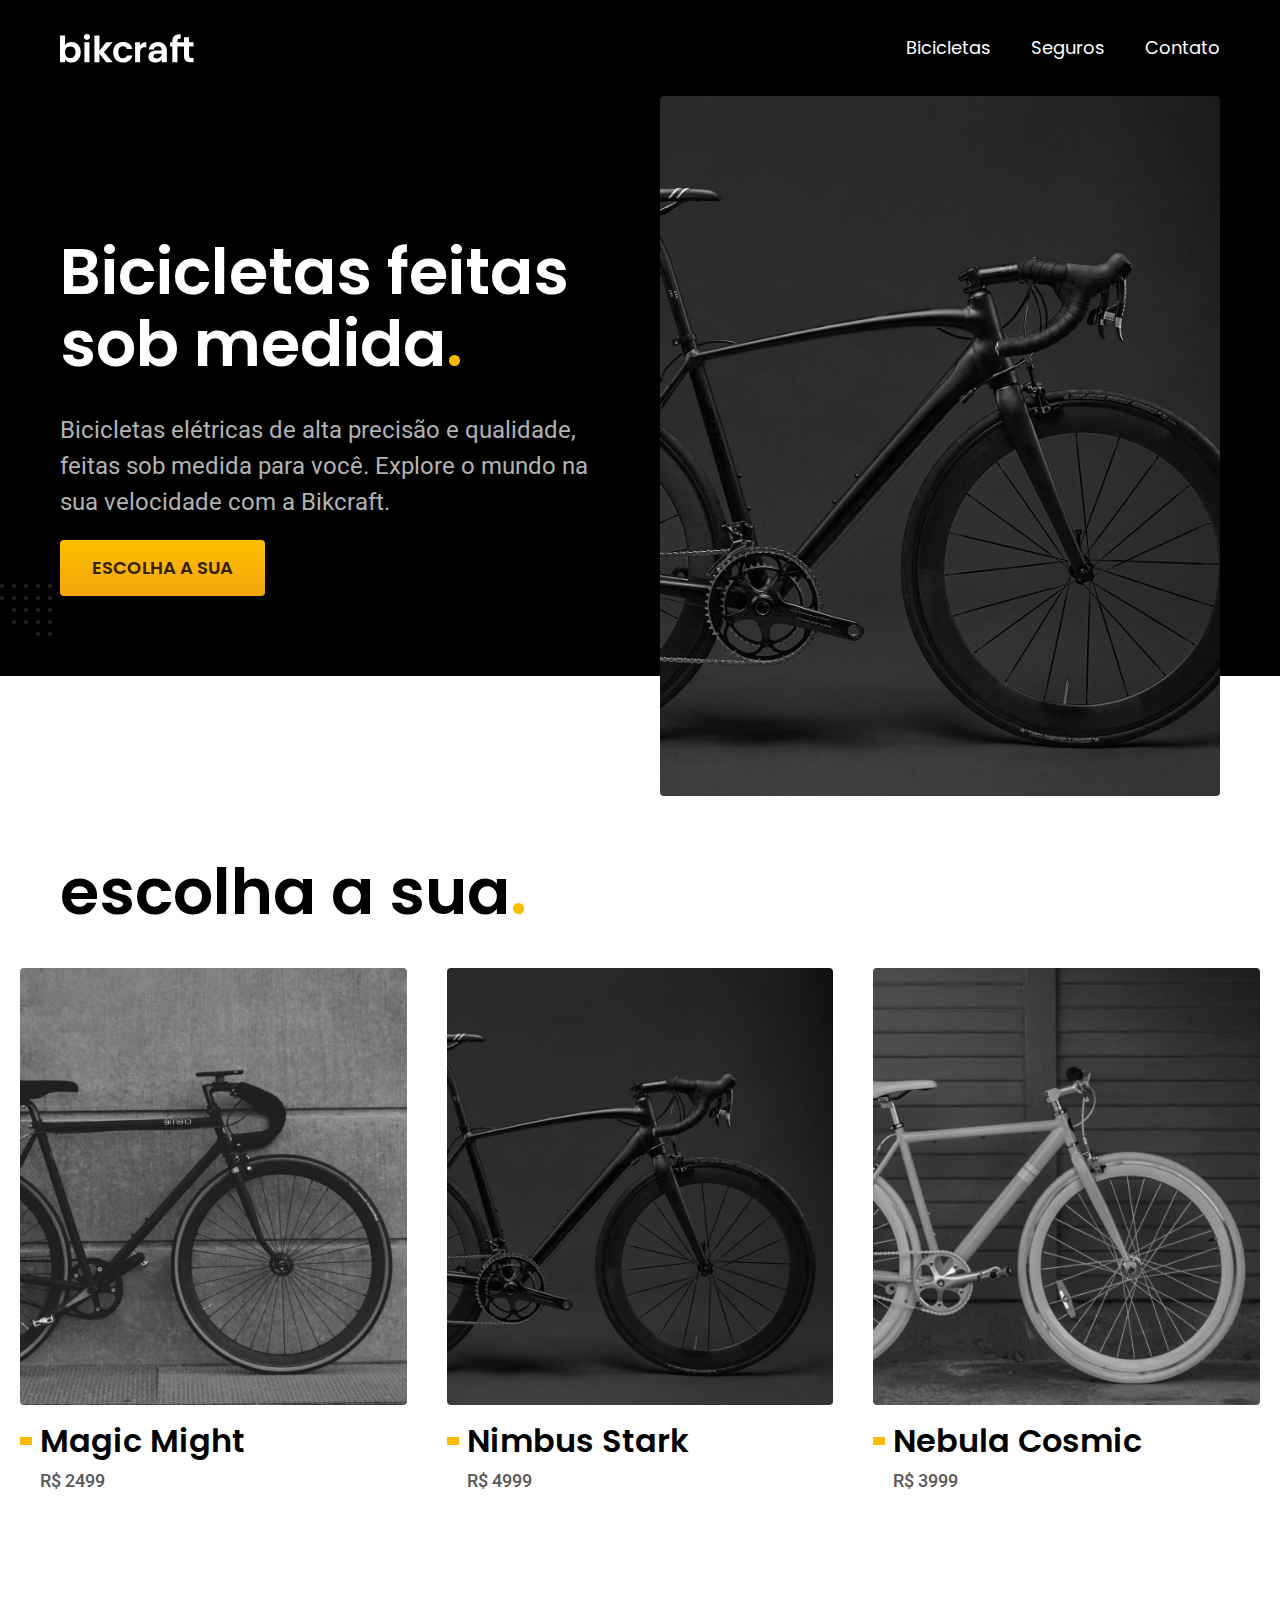
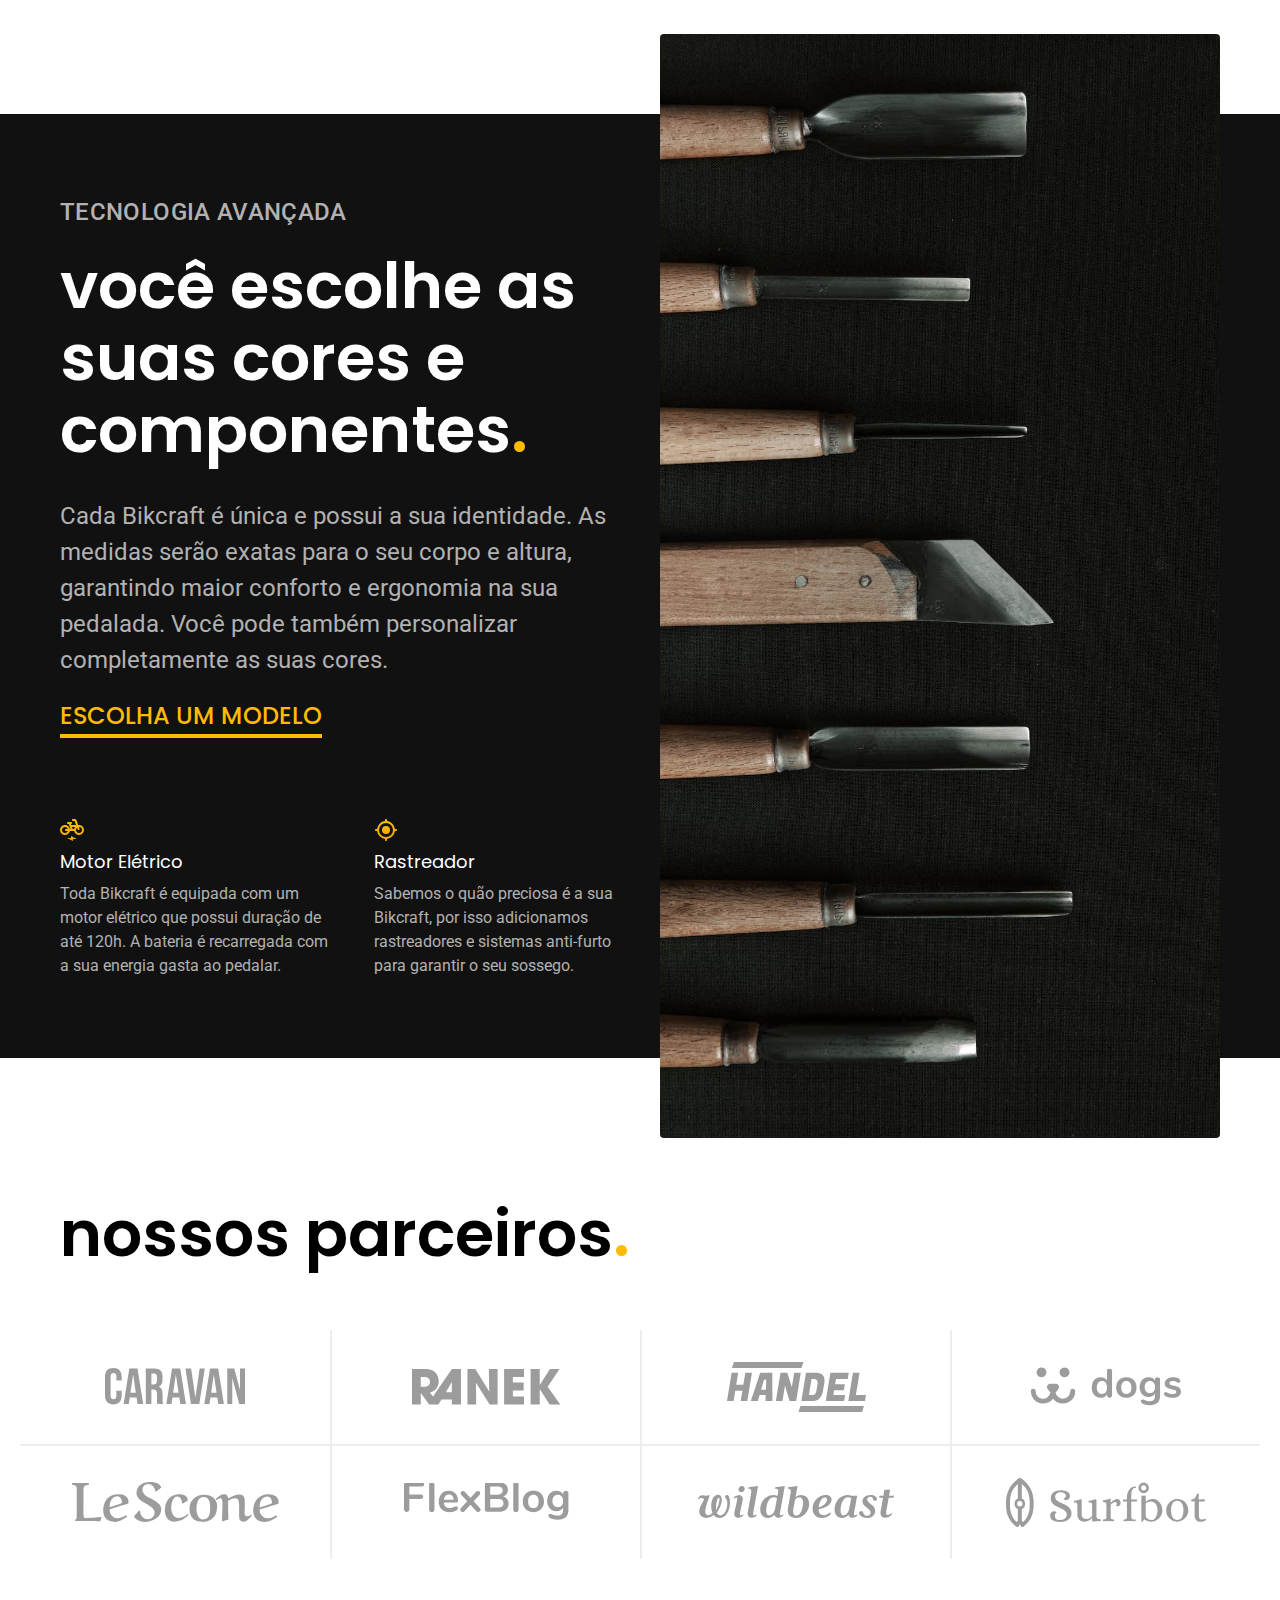
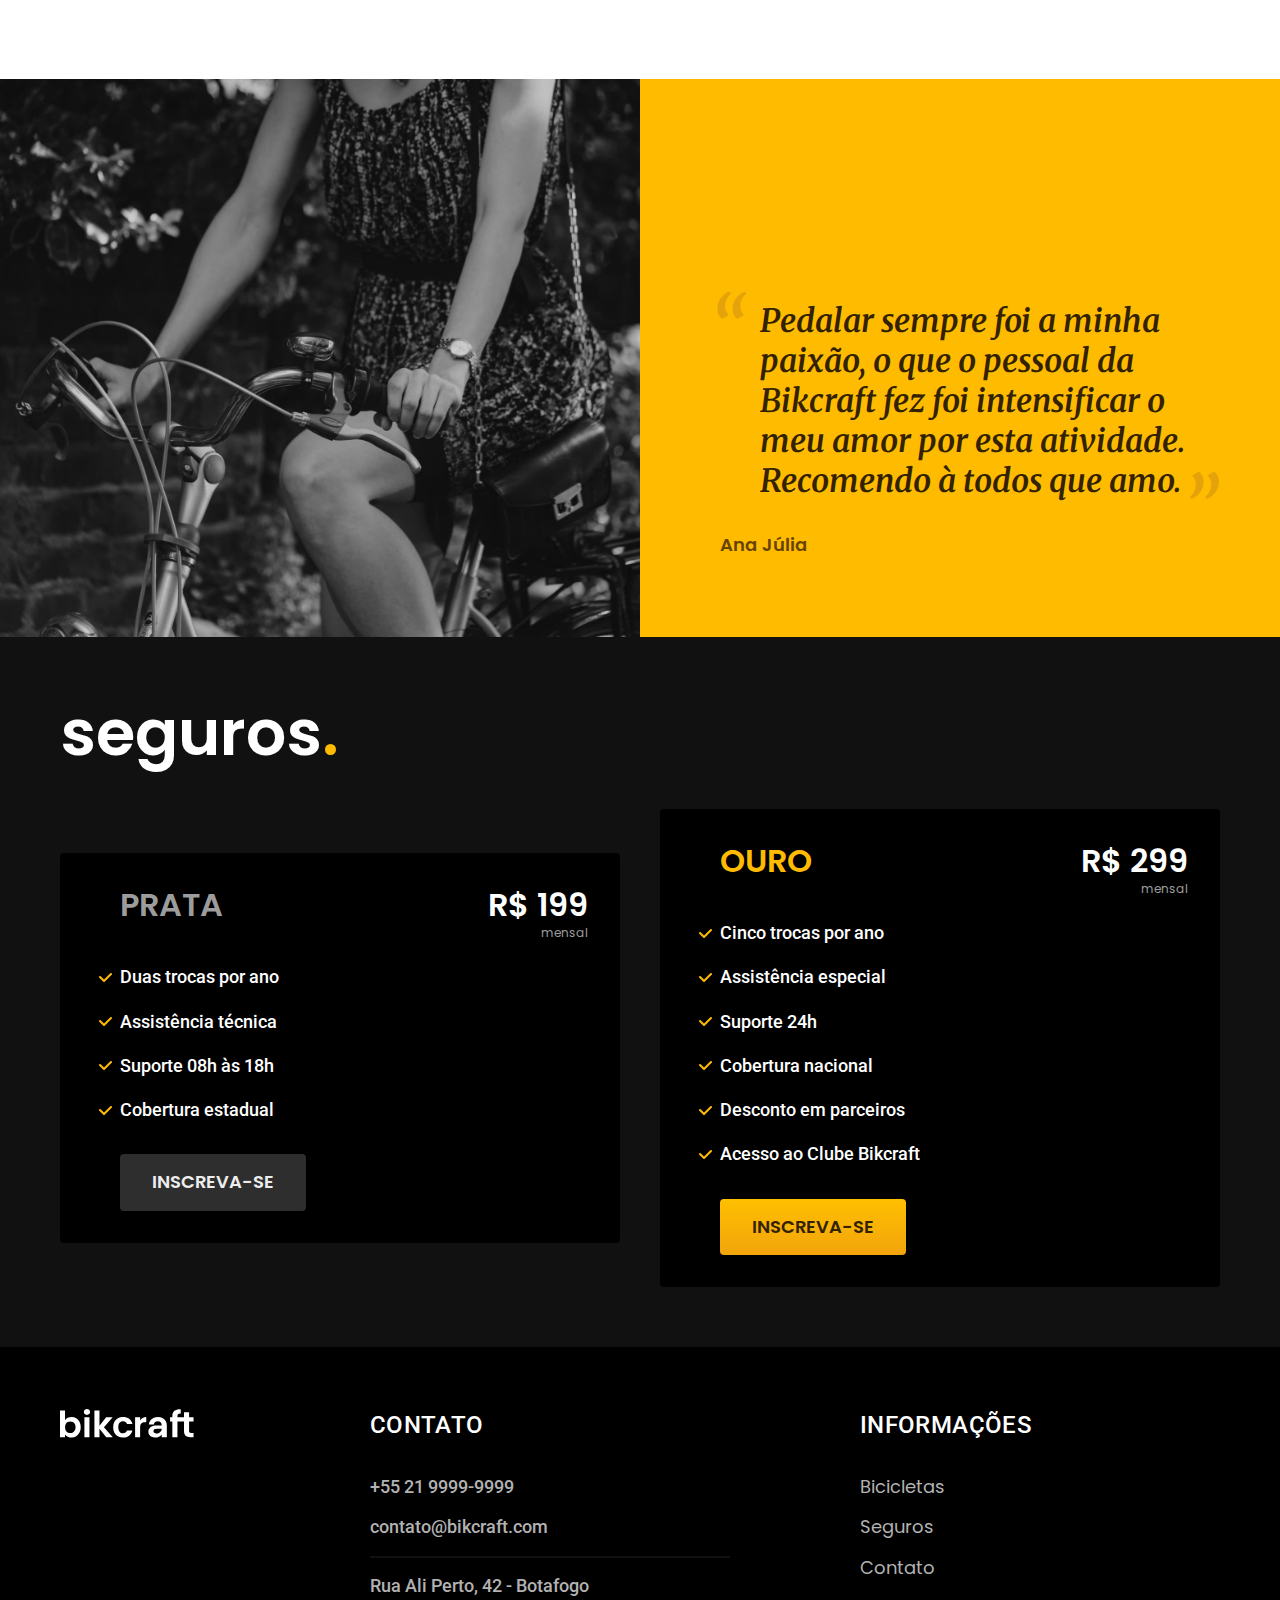
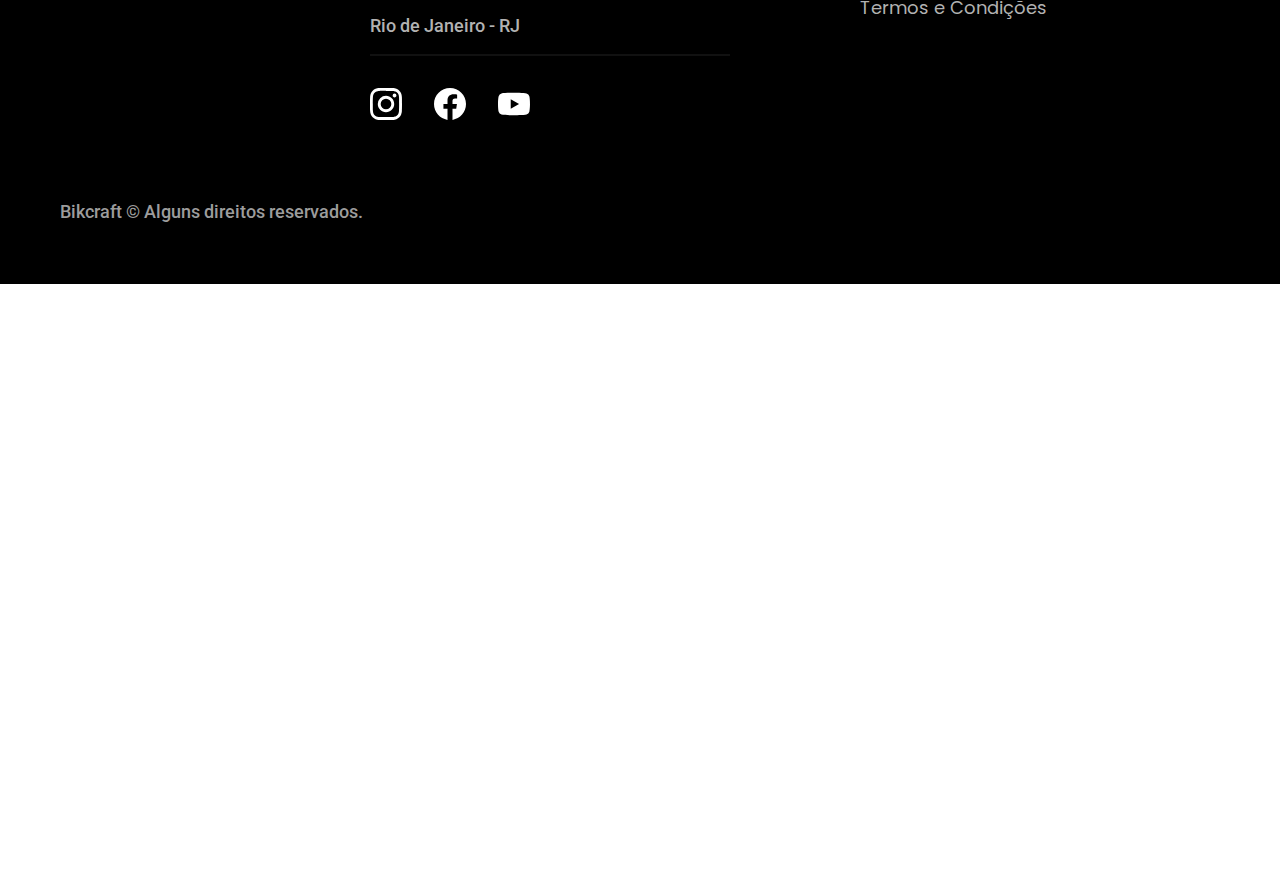
<file: index.html>
<!DOCTYPE html>
<html lang="en">

<head>
  <meta charset="UTF-8">
  <meta http-equiv="X-UA-Compatible" content="IE=edge">
  <meta name="viewport" content="width=device-width, initial-scale=1.0">
  <title>BikeCraft</title>
  <meta name="description"
    content="Bicicletas elétricas de alta precisão e qualidade,  feitas sob medida para o cliente. Explore o mundo na sua velocidade com a Bikcraft.">

  <link rel="stylesheet" href="/css/styles.css">
  <link rel="preconnect" href="https://fonts.googleapis.com">
  <link rel="preconnect" href="https://fonts.gstatic.com" crossorigin>
  <link href="https://fonts.googleapis.com/css2?family=Poppins:wght@400;600&family=Roboto:wght@400;500&display=swap"
    rel="stylesheet">
    <link href="https://fonts.googleapis.com/css2?family=Merriweather:ital,wght@1,900&family=Poppins:wght@400;600&family=Roboto:wght@500&display=swap" rel="stylesheet">
</head>

 
<body>
  <header class="header-bg">
    <div class="header container">
      <a href="./">
        <img src="./img/bikcraft.svg" alt="Bikcraft">
      </a>

      <nav aria-label="primaria">
        <ul class="header-menu font-1-m cor-0">
          <li><a href="./bicicletas.html">Bicicletas</a></li>
          <li><a href="./seguros.html">Seguros</a></li>
          <li><a href="./contato.html">Contato</a></li>
        </ul>
      </nav>
    </div>
  </header>

  <main class="introducao-bg">
    <div class="introducao container">
      <div class="introducao-conteudo">
        <h1 class="font-1-xxl cor-0">Bicicletas feitas sob medida<span class="cor-p1">.</span></h1>
        <p class="font-2-l cor-5">Bicicletas elétricas de alta precisão e qualidade, feitas sob medida para você. Explore o mundo na sua velocidade com a Bikcraft.</p>
        <a class="botao" href="./bicicletas.html">Escolha a sua</a>
      </div>
      <div>
        <img src="./img/fotos/introducao.jpg" alt="Bicicleta elétrica preta.">
      </div>
    </div>
  </main>

  <article class="bicicletas-lista">
    <h2 class="container font-1-xxl">escolha a sua<span class="cor-p1">.</span></h2>

    <ul>
      <li>
        <a href="./bicicletas/magic.html">
          <img src="./img/bicicletas/magic-home.jpg" alt="Bicicleta preta">
          <h3 class="font-1-xl">Magic Might</h3>
          <span class="font-2-m cor-8">R$ 2499</span>
        </a>
      </li>
      <li>
        <a href="./bicicletas/nimbus.html">
          <img src="./img/bicicletas/nimbus-home.jpg" alt="Bicicleta preta">
          <h3 class="font-1-xl">Nimbus Stark</h3>
          <span class="font-2-m cor-8">R$ 4999</span>
        </a>
      </li>
      <li>
        <a href="./bicicletas/nebula.html">
          <img src="./img/bicicletas/nebula-home.jpg" alt="Bicicleta preta">
          <h3 class="font-1-xl">Nebula Cosmic</h3>
          <span class="font-2-m cor-8">R$ 3999</span>
        </a>
      </li>
    </ul>
  </article>

  <article class="tecnologia-bg">
    <div class="tecnologia container">
      <div class="tecnologia-conteudo">
        <span class="font-2-l-b cor-5">Tecnologia Avançada</span>
        <h2 class="font-1-xxl cor-0">você escolhe as suas cores e componentes<span class="cor-p1">.</span></h2>
        <p class="font-2-l cor-5">Cada Bikcraft é única e possui a sua identidade. As medidas serão exatas para o seu corpo e altura, garantindo maior conforto e ergonomia na sua pedalada. Você pode também personalizar completamente as suas cores.</p>
        <a class="link" href="./bicicletas.html">Escolha um modelo</a>
        <div class="tecnologia-vantagens">
          <div>
            <img src="./img/icones/eletrica.svg" alt="">
            <h3 class="font-1-m cor-0">Motor Elétrico</h3>
            <p class="font-2-s cor-5">Toda Bikcraft é equipada com um motor elétrico que possui duração de até 120h. A bateria é recarregada com a sua energia gasta ao pedalar.</p>
          </div>
          <div>
            <img src="./img/icones/rastreador.svg" alt="">
            <h3 class="font-1-m cor-0">Rastreador</h3>
            <p class="font-2-s cor-5">Sabemos o quão preciosa é a sua Bikcraft, por isso adicionamos rastreadores e sistemas anti-furto para garantir o seu sossego.</p>
          </div>
        </div>
      </div>
      <div class="tecnologia-imagem">
        <img src="./img/fotos/tecnologia.jpg" alt="">
      </div>
    </div>
  </article>

  <section class="parceiros" aria-label="Nossos Parceiros">
    <h2 class="container font-1-xxl">nossos parceiros<span class="cor-p1">.</span></h2>

    <ul>
      <li><img src="./img/parceiros/caravan.svg" alt="caravan"></li>
      <li><img src="./img/parceiros/ranek.svg" alt="ranek"></li>
      <li><img src="./img/parceiros/handel.svg" alt="handel"></li>
      <li><img src="./img/parceiros/dogs.svg" alt="dogs"></li>
      <li><img src="./img/parceiros/lescone.svg" alt="lescone"></li>
      <li><img src="./img/parceiros/flexblog.svg" alt="flexblog"></li>
      <li><img src="./img/parceiros/wildbeast.svg" alt="wildbeast"></li>
      <li><img src="./img/parceiros/surfbot.svg" alt="surfbot"></li>
    </ul>
  </section>

  <section class="depoimento" aria-label="Depoimento">
    <div>
      <img src="./img/fotos/depoimento.jpg" alt="Pessoa pedalando uma bicicleta Bikcraft">
    </div>
    <div class="depoimento-conteudo">
      <blockquote class="font-1-xl cor-p5">
        <p>Pedalar sempre foi a minha paixão, o que o pessoal da Bikcraft fez foi intensificar o meu amor por esta atividade. Recomendo à todos que amo.</p>
      </blockquote>
      <span class="font-1-m-b cor-p4">Ana Júlia</span>
    </div>
  </section>

  <article class="seguros-bg">
    <div class="seguros container">
      <h2 class="font-1-xxl cor-0">seguros<span class="cor-p1">.</span></h2>
      <div class="seguros-item">
        <h3 class="font-1-xl cor-6">PRATA</h3>
        <span class="font-1-xl cor-0">R$ 199 <span class="font-1-xs cor-6">mensal</span></span>
        <ul class="font-2-m cor-0">
          <li>Duas trocas por ano</li>
          <li>Assistência técnica</li>
          <li>Suporte 08h às 18h</li>
          <li>Cobertura estadual</li>
        </ul>
        <a class="botao secundario" href="./orcamento.html">Inscreva-se</a>
      </div>

      <div class="seguros-item">
        <h3 class="font-1-xl cor-p1">OURO</h3>
        <span class="font-1-xl cor-0">R$ 299 <span class="font-1-xs cor-6">mensal</span></span>
        <ul class="font-2-m cor-0">
          <li>Cinco trocas por ano</li>
          <li>Assistência especial</li>
          <li>Suporte 24h</li>
          <li>Cobertura nacional</li>
          <li>Desconto em parceiros</li>
          <li>Acesso ao Clube Bikcraft</li>
        </ul>
        <a class="botao" href="./orcamento.html">Inscreva-se</a>
      </div>
    </div>
  </article>




  <footer class="footer-bg">
    <div class="footer container">
      <img src="./img/bikcraft.svg" alt="Bikcraft">

      <div class="footer-contato">
        <h3 class="font-2-l-b cor-0">Contato</h3>
        <ul class="font-2-m cor-5">
          <li><a href="tel:+552199999999">+55 21 9999-9999</a></li>
          <li><a href="mailto:contato@bikcraft.com">contato@bikcraft.com</a></li>
          <li>Rua Ali Perto, 42 - Botafogo</li>
          <li>Rio de Janeiro - RJ</li>
        </ul>

        <div class="footer-redes">
          <a href="./">
            <img src="./img/redes/instagram.svg" alt="Instagram">
          </a>
          <a href="./">
            <img src="./img/redes/facebook.svg" alt="Facebook">
          </a>
          <a href="./">
            <img src="./img/redes/youtube.svg" alt="Youtube">
          </a>
        </div>
        
      </div>

      <div class="footer-informacoes">
        <h3 class="font-2-l-b cor-0">Informações</h3>
        <nav>
          <ul class="font-1-m cor-5">
            <li><a href="./bicicletas.html">Bicicletas</a></li>
            <li><a href="./seguros.html">Seguros</a></li>
            <li><a href="./contato.html">Contato</a></li>
            <li><a href="./termos.html">Termos e Condições</a></li>
          </ul>
        </nav>
      </div>

      <p class="footer-copy font-2-m cor-6">Bikcraft © Alguns direitos reservados.</p>
    </div>
  </footer>
</body>

</html>
</file>
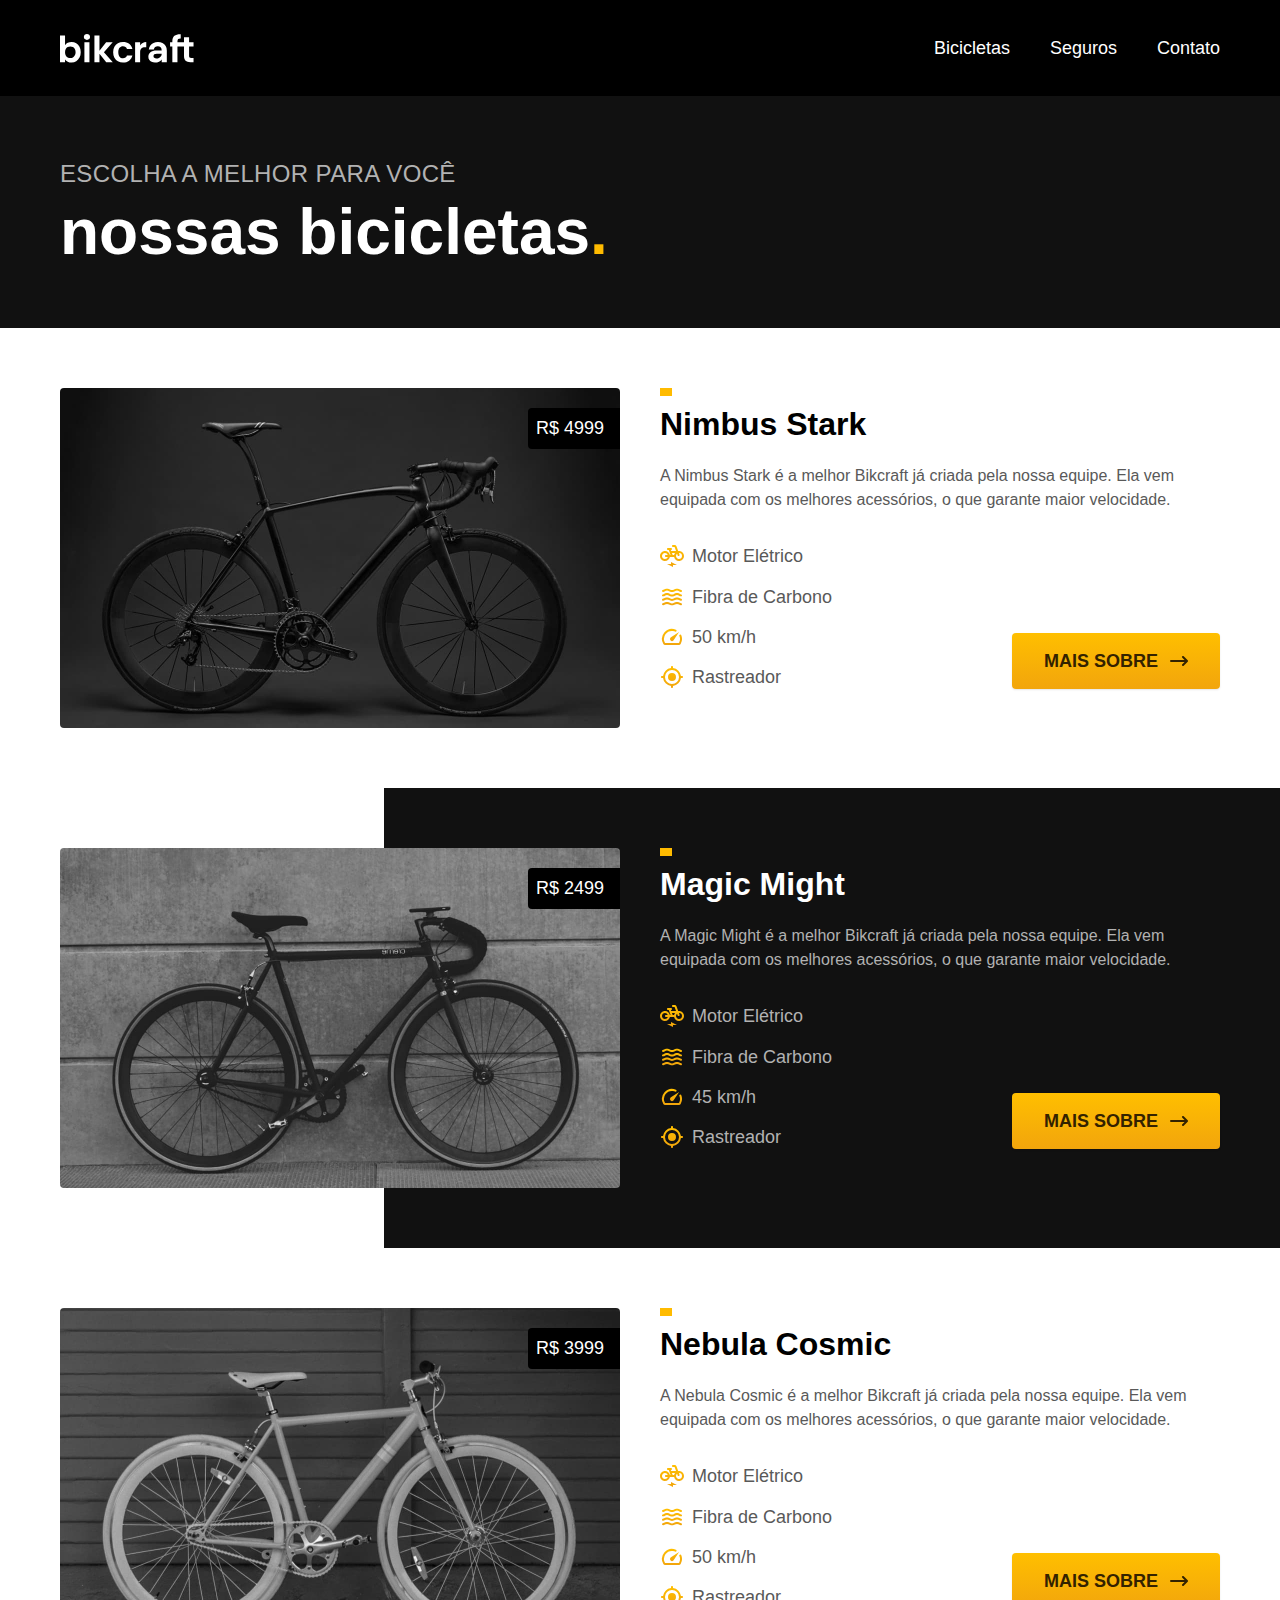
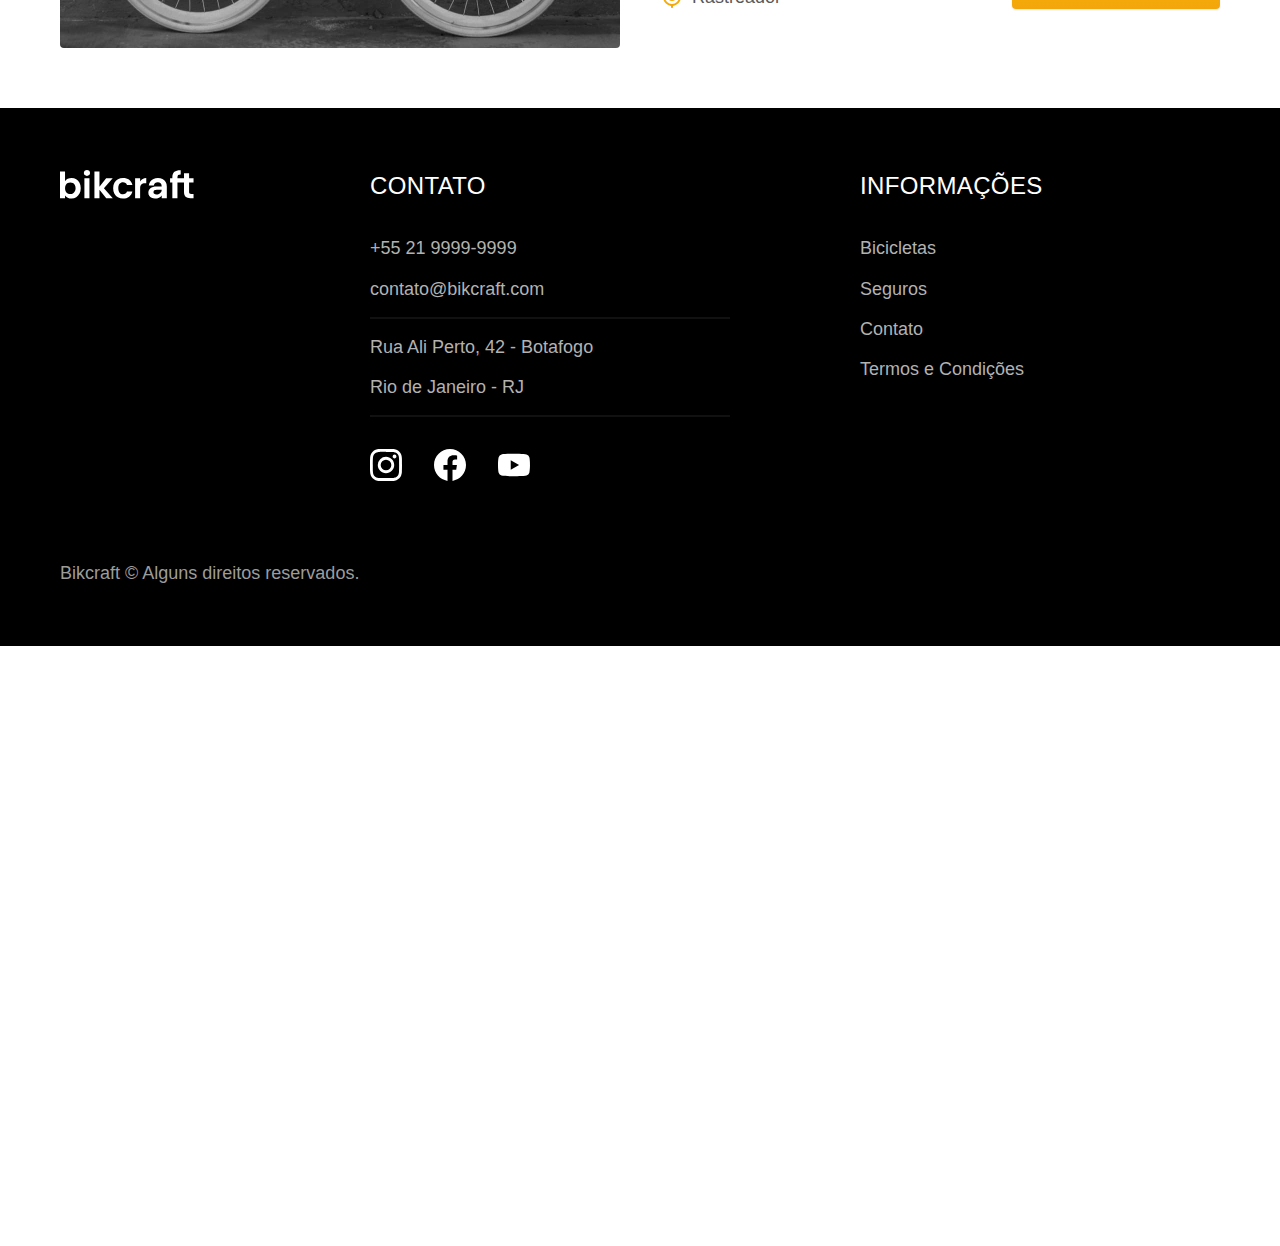
<file: bicicletas.html>
<!DOCTYPE html>
<html lang="pt-br">

<head>
  <meta charset="UTF-8">
  <meta name="viewport" content="width=device-width, initial-scale=1.0">

  <title>Bicicletas | Bikcraft</title>
  <meta name="description" content="Bicicletas">

  <link rel="stylesheet" href="./css/styles.css">
</head>

<body id="bicicletas">
  <header class="header-bg">
    <div class="header container">
      <a href="./">
        <img src="./img/bikcraft.svg" alt="Bikcraft">
      </a>

      <nav aria-label="primaria">
        <ul class="header-menu font-1-m cor-0">
          <li><a href="./bicicletas.html">Bicicletas</a></li>
          <li><a href="./seguros.html">Seguros</a></li>
          <li><a href="./contato.html">Contato</a></li>
        </ul>
      </nav>
    </div>
  </header>

  <main>
    <div class="titulo-bg">
      <div class="titulo container">
        <p class="font-2-l-b cor-5">Escolha a melhor para você</p>
        <h1 class="font-1-xxl cor-0">nossas bicicletas<span class="cor-p1">.</span></h1>
      </div>
    </div>

    <div class="bicicletas container">
      <div class="bicicletas-imagem">
        <img src="./img/bicicletas/nimbus.jpg" alt="Bicicleta preta">
        <span class="font-2-m cor-0">R$ 4999</span>
      </div>

      <div class="bicicletas-conteudo">
        <h2 class="font-1-xl">Nimbus Stark</h2>
        <p class="font-2-s cor-8">A Nimbus Stark é a melhor Bikcraft já criada pela nossa equipe. Ela vem equipada com os melhores acessórios, o que garante maior velocidade.</p>
        <ul class="font-1-m cor-8">
          <li>
            <img src="./img/icones/eletrica.svg" alt="">
            Motor Elétrico
          </li>
          <li>
            <img src="./img/icones/carbono.svg" alt="">
            Fibra de Carbono
          </li>
          <li>
            <img src="./img/icones/velocidade.svg" alt="">
            50 km/h
          </li>
          <li>
            <img src="./img/icones/rastreador.svg" alt="">
            Rastreador
          </li>
        </ul>
        <a class="botao seta" href="./bicicletas/nimbus.html">Mais Sobre</a>
      </div>
    </div>

    <div class="bicicletas-bg">
      <div class="bicicletas container">
        <div class="bicicletas-imagem">
          <img src="./img/bicicletas/magic.jpg" alt="Bicicleta preta">
          <span class="font-2-m cor-0">R$ 2499</span>
        </div>

        <div class="bicicletas-conteudo">
          <h2 class="font-1-xl cor-0">Magic Might</h2>
          <p class="font-2-s cor-5">A Magic Might é a melhor Bikcraft já criada pela nossa equipe. Ela vem equipada com os melhores acessórios, o que garante maior velocidade.</p>
          <ul class="font-1-m cor-5">
            <li>
              <img src="./img/icones/eletrica.svg" alt="">
              Motor Elétrico
            </li>
            <li>
              <img src="./img/icones/carbono.svg" alt="">
              Fibra de Carbono
            </li>
            <li>
              <img src="./img/icones/velocidade.svg" alt="">
              45 km/h
            </li>
            <li>
              <img src="./img/icones/rastreador.svg" alt="">
              Rastreador
            </li>
          </ul>
          <a class="botao seta" href="./bicicletas/magic.html">Mais Sobre</a>
        </div>
      </div>
    </div>

    <div class="bicicletas container">
      <div class="bicicletas-imagem">
        <img src="./img/bicicletas/nebula.jpg" alt="Bicicleta preta">
        <span class="font-2-m cor-0">R$ 3999</span>
      </div>

      <div class="bicicletas-conteudo">
        <h2 class="font-1-xl">Nebula Cosmic</h2>
        <p class="font-2-s cor-8">A Nebula Cosmic é a melhor Bikcraft já criada pela nossa equipe. Ela vem equipada com os melhores acessórios, o que garante maior velocidade.</p>
        <ul class="font-1-m cor-8">
          <li>
            <img src="./img/icones/eletrica.svg" alt="">
            Motor Elétrico
          </li>
          <li>
            <img src="./img/icones/carbono.svg" alt="">
            Fibra de Carbono
          </li>
          <li>
            <img src="./img/icones/velocidade.svg" alt="">
            50 km/h
          </li>
          <li>
            <img src="./img/icones/rastreador.svg" alt="">
            Rastreador
          </li>
        </ul>
        <a class="botao seta" href="./bicicletas/nebula.html">Mais Sobre</a>
      </div>
    </div>

  </main>

  <footer class="footer-bg">
    <div class="footer container">
      <img src="./img/bikcraft.svg" alt="Bikcraft">
      <div class="footer-contato">
        <h3 class="font-2-l-b cor-0">Contato</h3>
        <ul class="font-2-m cor-5">
          <li><a href="tel:+552199999999">+55 21 9999-9999</a></li>
          <li><a href="mailto:contato@bikcraft.com">contato@bikcraft.com</a></li>
          <li>Rua Ali Perto, 42 - Botafogo</li>
          <li>Rio de Janeiro - RJ</li>
        </ul>

        <div class="footer-redes">
          <a href="./">
            <img src="./img/redes/instagram.svg" alt="Instagram">
          </a>
          <a href="./">
            <img src="./img/redes/facebook.svg" alt="Facebook">
          </a>
          <a href="./">
            <img src="./img/redes/youtube.svg" alt="Youtube">
          </a>
        </div>
      </div>

      <div class="footer-informacoes">
        <h3 class="font-2-l-b cor-0">Informações</h3>
        <nav>
          <ul class="font-1-m cor-5">
            <li><a href="./bicicletas.html">Bicicletas</a></li>
            <li><a href="./seguros.html">Seguros</a></li>
            <li><a href="./contato.html">Contato</a></li>
            <li><a href="./termos.html">Termos e Condições</a></li>
          </ul>
        </nav>
      </div>
      <p class="footer-copy font-2-m cor-6">Bikcraft © Alguns direitos reservados.</p>
    </div>
  </footer>
</body>

</html>
</file>
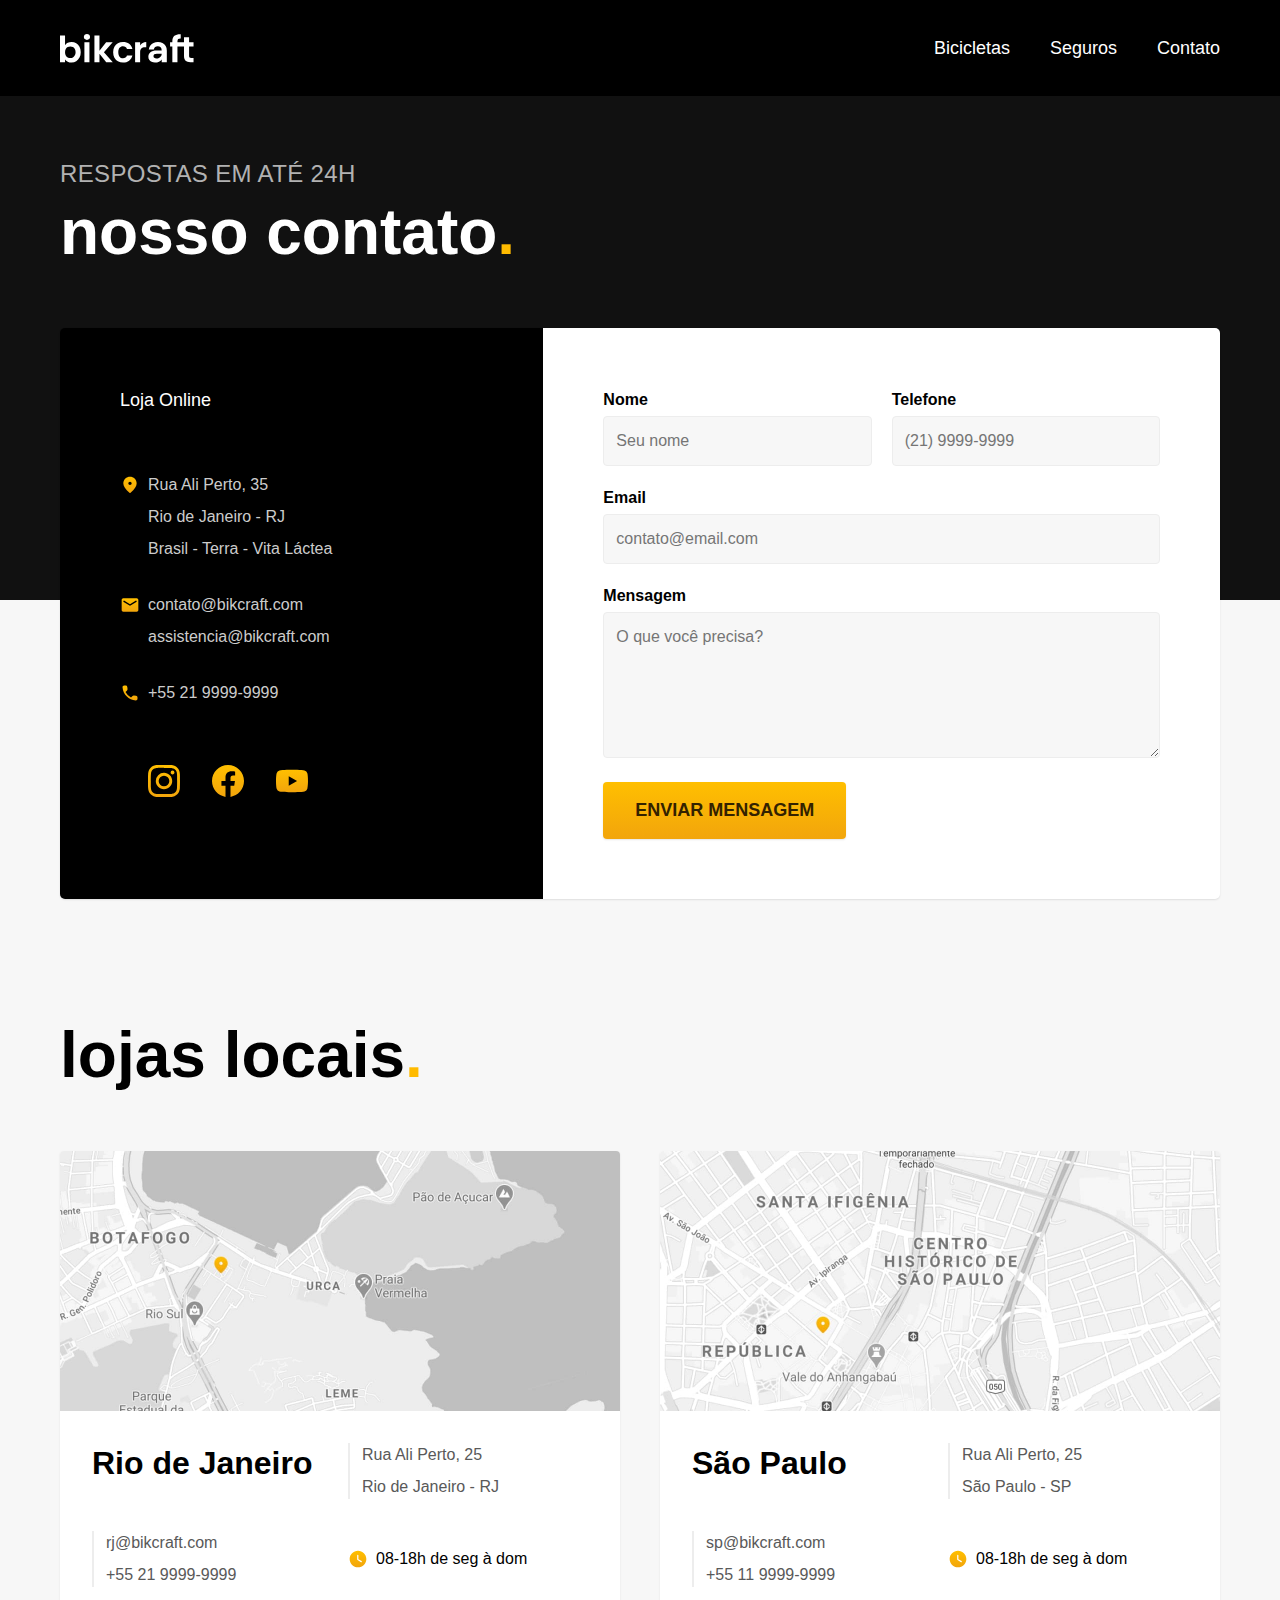
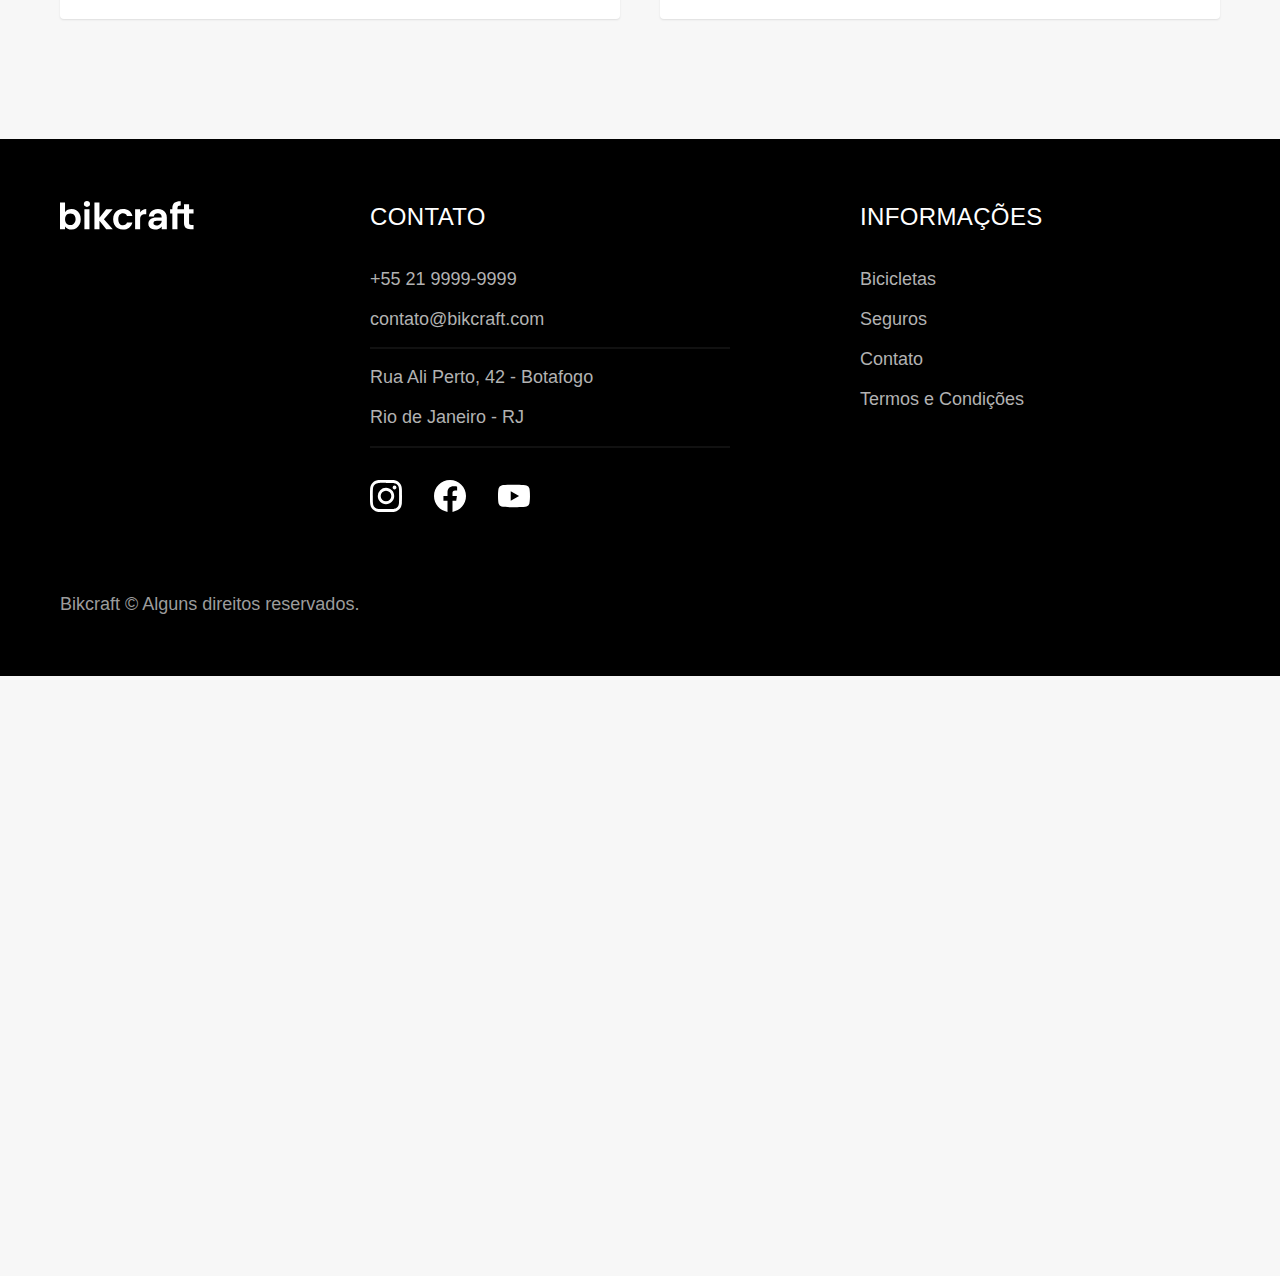
<file: contato.html>
<!DOCTYPE html>
<html lang="pt-br">

<head>
  <meta charset="UTF-8">
  <meta name="viewport" content="width=device-width, initial-scale=1.0">

  <title>Contato | Bikcraft</title>
  <meta name="description" content="Contato.">

  <link rel="stylesheet" href="./css/styles.css">
</head>

<body id="contato">
  <header class="header-bg">
    <div class="header container">
      <a href="./">
        <img src="./img/bikcraft.svg" alt="Bikcraft">
      </a>

      <nav aria-label="primaria">
        <ul class="header-menu font-1-m cor-0">
          <li><a href="./bicicletas.html">Bicicletas</a></li>
          <li><a href="./seguros.html">Seguros</a></li>
          <li><a href="./contato.html">Contato</a></li>
        </ul>
      </nav>
    </div>
  </header>

  <main>
    <div class="titulo-bg">
      <div class="titulo container">
        <p class="font-2-l-b cor-5">Respostas em até 24h</p>
        <h1 class="font-1-xxl cor-0">nosso contato<span class="cor-p1">.</span></h1>
      </div>
    </div>

    <div class="contato container">
      <section class="contato-dados" aria-label="Endereço">
        <h2 class="font-1-m cor-0">Loja Online</h2>
        <div class="contato-endereco font-2-s cor-4">
          <p>Rua Ali Perto, 35</p>
          <p>Rio de Janeiro - RJ</p>
          <p>Brasil - Terra - Vita Láctea</p>
        </div>
        <address class="contato-meios font-2-s cor-4">
          <a href="mailto:contato@bikcraft.com">contato@bikcraft.com</a>
          <a href="mailto:assistencia@bikcraft.com">assistencia@bikcraft.com</a>
          <a href="tel:+552199999999">+55 21 9999-9999</a>
        </address>
        <div class="contato-redes">
          <a href="./">
            <img src="./img/redes/instagram-p.svg" alt="Instagram">
          </a>
          <a href="./">
            <img src="./img/redes/facebook-p.svg" alt="Facebook">
          </a>
          <a href="./">
            <img src="./img/redes/youtube-p.svg" alt="Youtube">
          </a>
        </div>
      </section>
      <section class="contato-formulario" aria-label="Formulário">
        <form class="form" action="./contato.html">
          <div>
            <label for="nome">Nome</label>
            <input type="text" id="nome" name="nome" placeholder="Seu nome">
          </div>
          <div>
            <label for="telefone">Telefone</label>
            <input type="text" id="telefone" name="telefone" placeholder="(21) 9999-9999">
          </div>
          <div class="col-2">
            <label for="email">Email</label>
            <input type="email" id="email" name="email" placeholder="contato@email.com">
          </div>
          <div class="col-2">
            <label for="mensagem">Mensagem</label>
            <textarea rows="5" id="mensagem" name="mensagem" placeholder="O que você precisa?"></textarea>
          </div>
          <button class="botao col-2">Enviar Mensagem</button>
        </form>
      </section>
    </div>
  </main>

  <article class="lojas container">
    <h2 class="font-1-xxl">lojas locais<span class="cor-p1">.</span></h2>
    <div class="lojas-item">
      <img src="./img/lojas/rj.jpg" alt="mapa marcando o endereço em Rua Ali Perto, 25 - Rio de Janeiro - RJ">
      <div class="lojas-conteudo">
        <h3 class="font-1-xl">Rio de Janeiro</h3>
        <div class="lojas-dados font-2-s cor-8">
          <p>Rua Ali Perto, 25</p>
          <p>Rio de Janeiro - RJ</p>
        </div>
        <div class="lojas-dados font-2-s cor-8">
          <a href="mailto:rj@bikcraft.com">rj@bikcraft.com</a>
          <a href="tel:+552199999999">+55 21 9999-9999</a>
        </div>
        <p class="lojas-tempo font-1-s"><img src="./img/icones/horario.svg" alt="">08-18h de seg à dom</p>
      </div>
    </div>

    <div class="lojas-item">
      <img src="./img/lojas/sp.jpg" alt="mapa marcando o endereço em Rua Ali Perto, 25 - São Paulo - SP">
      <div class="lojas-conteudo">
        <h3 class="font-1-xl">São Paulo</h3>
        <div class="lojas-dados font-2-s cor-8">
          <p>Rua Ali Perto, 25</p>
          <p>São Paulo - SP</p>
        </div>
        <div class="lojas-dados font-2-s cor-8">
          <a href="mailto:sp@bikcraft.com">sp@bikcraft.com</a>
          <a href="tel:+551199999999">+55 11 9999-9999</a>
        </div>
        <p class="lojas-tempo font-1-s"><img src="./img/icones/horario.svg" alt="">08-18h de seg à dom</p>
      </div>
    </div>
  </article>

  <footer class="footer-bg">
    <div class="footer container">
      <img src="./img/bikcraft.svg" alt="Bikcraft">
      <div class="footer-contato">
        <h3 class="font-2-l-b cor-0">Contato</h3>
        <ul class="font-2-m cor-5">
          <li><a href="tel:+552199999999">+55 21 9999-9999</a></li>
          <li><a href="mailto:contato@bikcraft.com">contato@bikcraft.com</a></li>
          <li>Rua Ali Perto, 42 - Botafogo</li>
          <li>Rio de Janeiro - RJ</li>
        </ul>
        <div class="footer-redes">
          <a href="./">
            <img src="./img/redes/instagram.svg" alt="Instagram">
          </a>
          <a href="./">
            <img src="./img/redes/facebook.svg" alt="Facebook">
          </a>
          <a href="./">
            <img src="./img/redes/youtube.svg" alt="Youtube">
          </a>
        </div>
      </div>
      <div class="footer-informacoes">
        <h3 class="font-2-l-b cor-0">Informações</h3>
        <nav>
          <ul class="font-1-m cor-5">
            <li><a href="./bicicletas.html">Bicicletas</a></li>
            <li><a href="./seguros.html">Seguros</a></li>
            <li><a href="./contato.html">Contato</a></li>
            <li><a href="./termos.html">Termos e Condições</a></li>
          </ul>
        </nav>
      </div>
      <p class="footer-copy font-2-m cor-6">Bikcraft © Alguns direitos reservados.</p>
    </div>
  </footer>
</body>

</html>
</file>
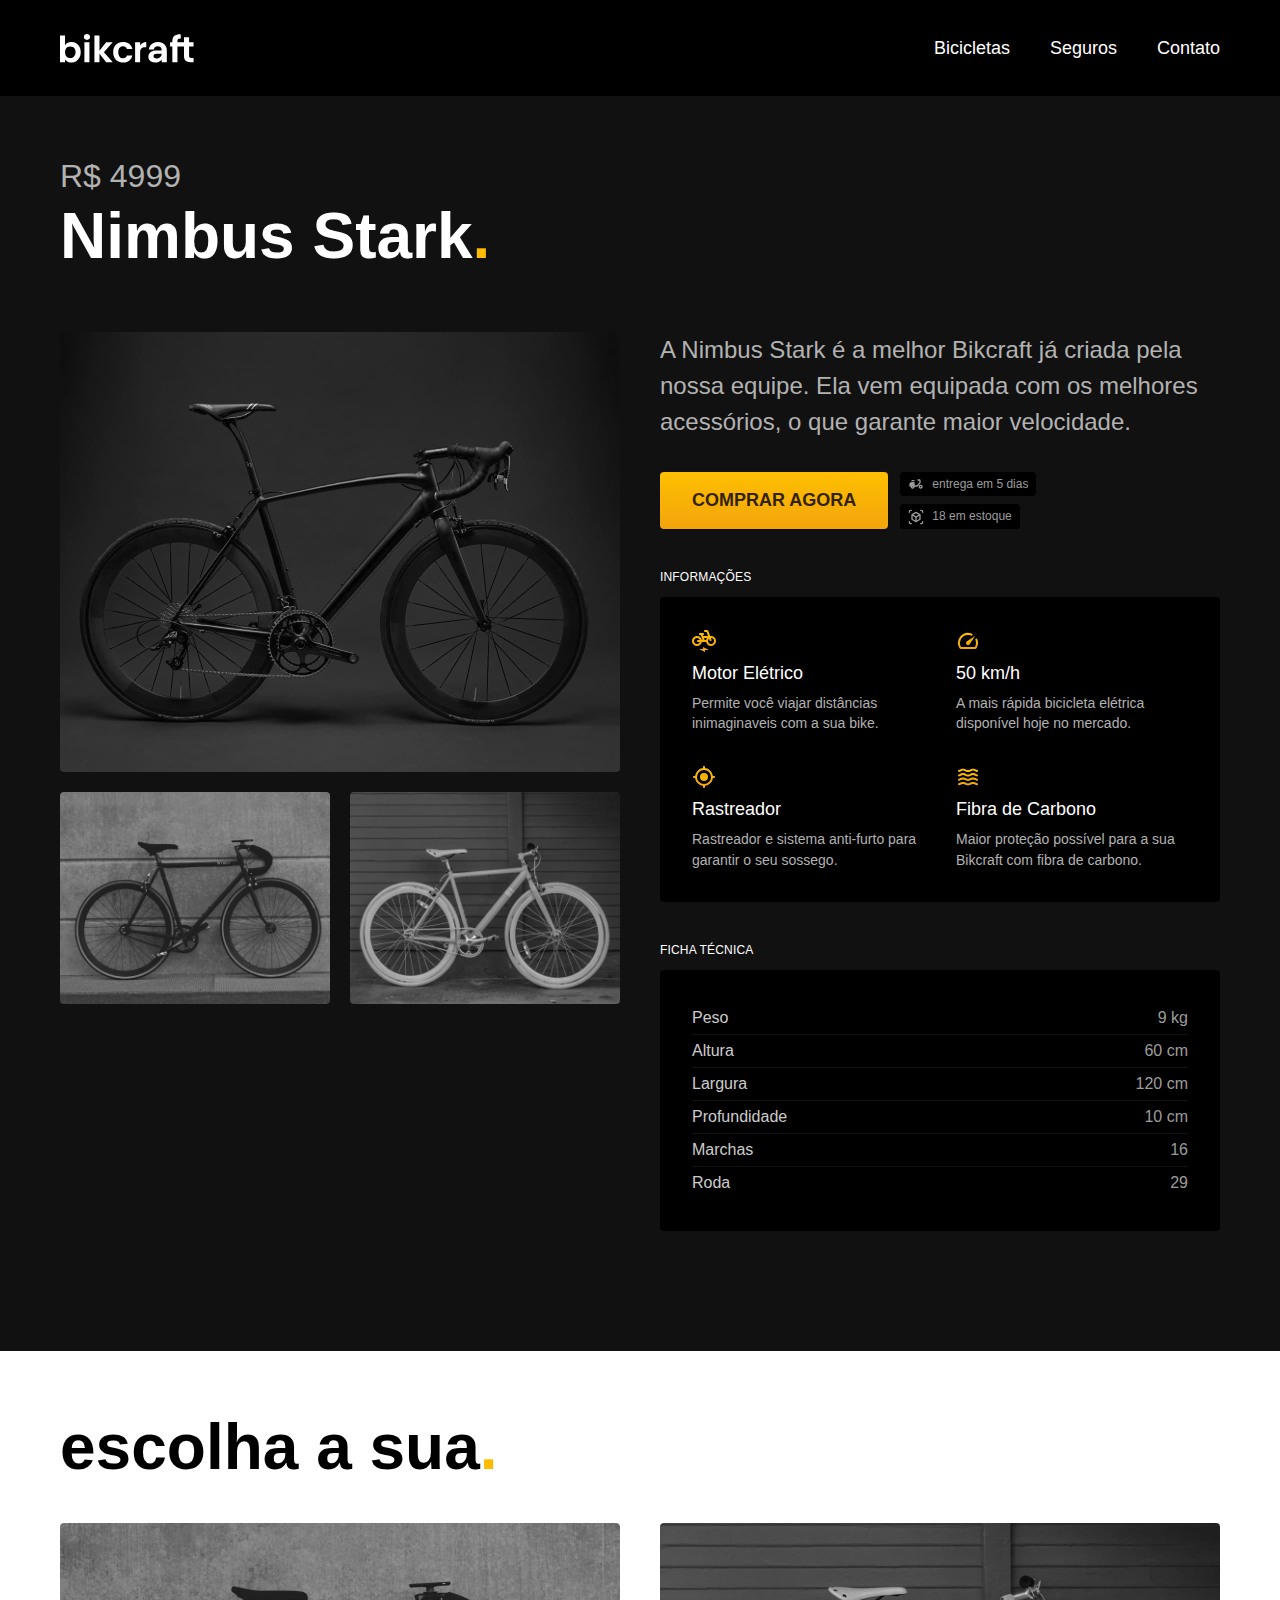
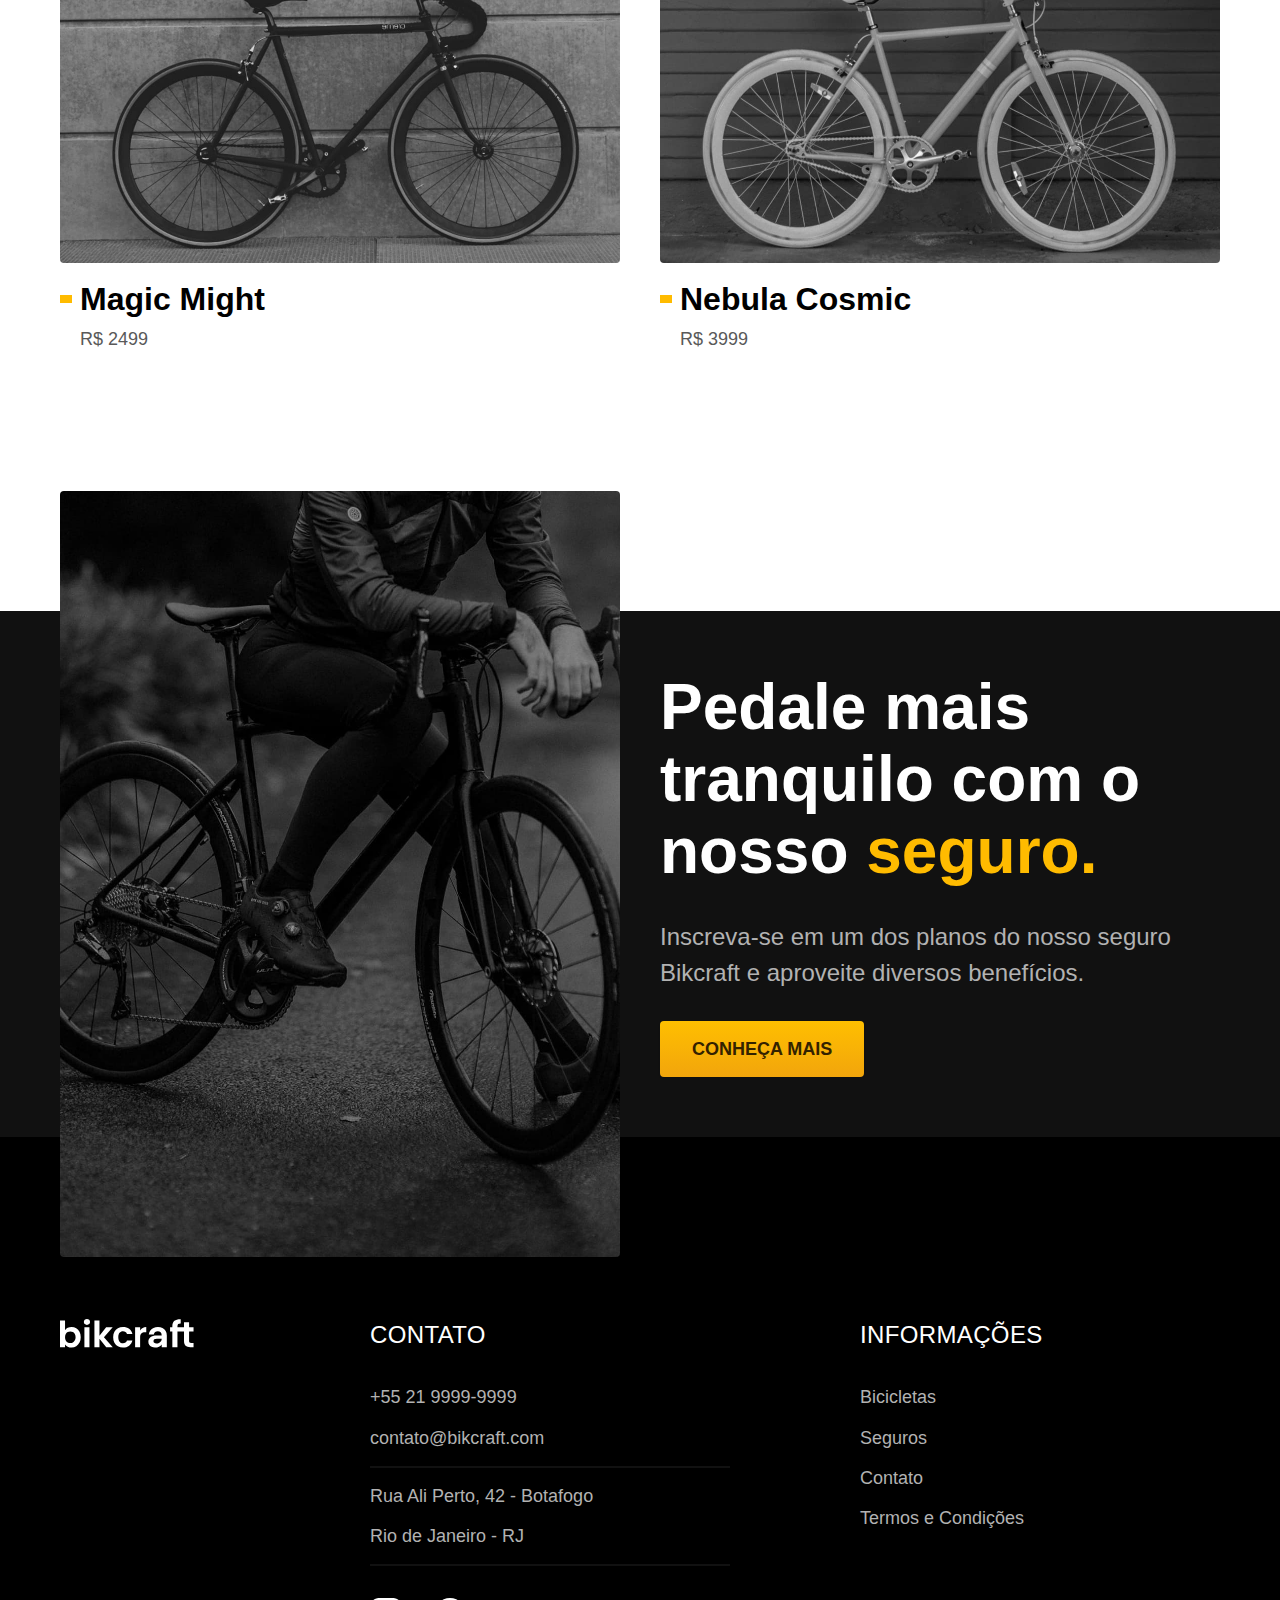
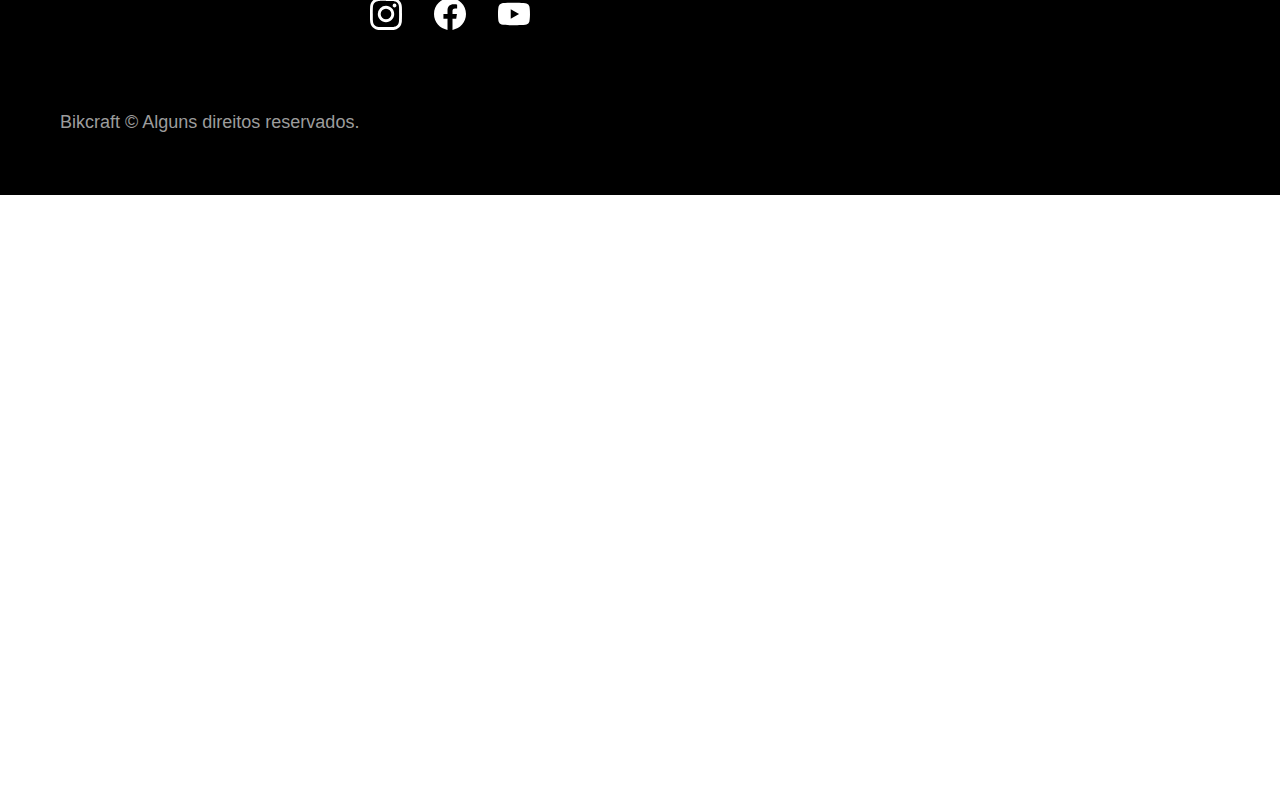
<file: seguros.html>
<!DOCTYPE html>
<html lang="pt-br">

<head>
  <meta charset="UTF-8">
  <meta name="viewport" content="width=device-width, initial-scale=1.0">

  <title>Nimbus | Bikcraft</title>
  <meta name="description" content="Nimbus.">

  <link rel="stylesheet" href="../css/styles.css">
</head>

<body id="bicicleta">
  <header class="header-bg">
    <div class="header container">
      <a href="../">
        <img src="../img/bikcraft.svg" alt="Bikcraft">
      </a>

      <nav aria-label="primaria">
        <ul class="header-menu font-1-m cor-0">
          <li><a href="../bicicletas.html">Bicicletas</a></li>
          <li><a href="../seguros.html">Seguros</a></li>
          <li><a href="../contato.html">Contato</a></li>
        </ul>
      </nav>
    </div>
  </header>

  <main class="titulo-bg">
    <div>
      <div class="titulo container">
        <p class="font-2-xl cor-5">R$ 4999</p>
        <h1 class="font-1-xxl cor-0">Nimbus Stark<span class="cor-p1">.</span></h1>
      </div>
    </div>
    <div class="bicicleta container">
      <div class="bicicleta-imagens">
        <img src="../img/bicicleta/nimbus1.jpg" alt="">
        <img src="../img/bicicleta/nimbus2.jpg" alt="">
        <img src="../img/bicicleta/nimbus3.jpg" alt="">
      </div>
      <div class="bicicleta-conteudo">
        <p class="font-2-l cor-5">A Nimbus Stark é a melhor Bikcraft já criada pela nossa equipe. Ela vem equipada com os melhores acessórios, o que garante maior velocidade.</p>
        <div class="bicicleta-comprar">
          <a class="botao" href="../orcamento.html">Comprar Agora</a>
          <span class="font-1-xs cor-6"><img src="../img/icones/entrega.svg" alt=""> entrega em 5 dias</span>
          <span class="font-1-xs cor-6"><img src="../img/icones/estoque.svg" alt=""> 18 em estoque</span>
        </div>

        <h2 class="font-1-xs cor-0">Informações</h2>
        <ul class="bicicleta-informacoes">
          <li>
            <img src="../img/icones/eletrica.svg" alt="">
            <h3 class="font-1-m cor-0">Motor Elétrico</h3>
            <p class="font-2-xs cor-5">Permite você viajar distâncias inimaginaveis com a sua bike.</p>
          </li>
          <li>
            <img src="../img/icones/velocidade.svg" alt="">
            <h3 class="font-1-m cor-0">50 km/h</h3>
            <p class="font-2-xs cor-5">A mais rápida bicicleta elétrica disponível hoje no mercado.</p>
          </li>
          <li>
            <img src="../img/icones/rastreador.svg" alt="">
            <h3 class="font-1-m cor-0">Rastreador</h3>
            <p class="font-2-xs cor-5">Rastreador e sistema anti-furto para garantir o seu sossego.</p>
          </li>
          <li>
            <img src="../img/icones/carbono.svg" alt="">
            <h3 class="font-1-m cor-0">Fibra de Carbono</h3>
            <p class="font-2-xs cor-5">Maior proteção possível para a sua Bikcraft com fibra de carbono.</p>
          </li>
        </ul>
        <h2 class="font-1-xs cor-0">Ficha Técnica</h2>
        <ul class="bicicleta-ficha font-2-s cor-4">
          <li>Peso <span>9 kg</span></li>
          <li>Altura <span>60 cm</span></li>
          <li>Largura <span>120 cm</span></li>
          <li>Profundidade <span>10 cm</span></li>
          <li>Marchas <span>16</span></li>
          <li>Roda <span>29</span></li>
        </ul>
      </div>
    </div>
  </main>

  <article class="bicicletas-lista container">
    <h2 class="font-1-xxl">escolha a sua<span class="cor-p1">.</span></h2>

    <ul>
      <li>
        <a href="./magic.html">
          <img src="../img/bicicletas/magic.jpg" alt="Bicicleta preta">
          <h3 class="font-1-xl">Magic Might</h3>
          <span class="font-2-m cor-8">R$ 2499</span>
        </a>
      </li>
      <li>
        <a href="./nebula.html">
          <img src="../img/bicicletas/nebula.jpg" alt="Bicicleta preta">
          <h3 class="font-1-xl">Nebula Cosmic</h3>
          <span class="font-2-m cor-8">R$ 3999</span>
        </a>
      </li>
    </ul>
  </article>

  <article class="seguro-bg">
    <div class="seguro container">
      <div class="seguro-imagem">
        <img src="../img/fotos/seguros.jpg" alt="Pessoa parada em cima de uma bicicleta.">
      </div>
      <div class="seguro-conteudo">
        <h2 class="font-1-xxl cor-0">Pedale mais tranquilo com o nosso <span class="cor-p1">seguro.</span></h2>
        <p class="font-2-l cor-5">Inscreva-se em um dos planos do nosso seguro Bikcraft e aproveite diversos benefícios.</p>
        <a class="botao" href="../seguros.html">Conheça Mais</a>
      </div>
    </div>
  </article>

  <footer class="footer-bg">
    <div class="footer container">
      <img src="../img/bikcraft.svg" alt="Bikcraft">
      <div class="footer-contato">
        <h3 class="font-2-l-b cor-0">Contato</h3>
        <ul class="font-2-m cor-5">
          <li><a href="tel:+552199999999">+55 21 9999-9999</a></li>
          <li><a href="mailto:contato@bikcraft.com">contato@bikcraft.com</a></li>
          <li>Rua Ali Perto, 42 - Botafogo</li>
          <li>Rio de Janeiro - RJ</li>
        </ul>
        <div class="footer-redes">
          <a href="../">
            <img src="../img/redes/instagram.svg" alt="Instagram">
          </a>
          <a href="../">
            <img src="../img/redes/facebook.svg" alt="Facebook">
          </a>
          <a href="../">
            <img src="../img/redes/youtube.svg" alt="Youtube">
          </a>
        </div>
      </div>
      <div class="footer-informacoes">
        <h3 class="font-2-l-b cor-0">Informações</h3>
        <nav>
          <ul class="font-1-m cor-5">
            <li><a href="../bicicletas.html">Bicicletas</a></li>
            <li><a href="../seguros.html">Seguros</a></li>
            <li><a href="../contato.html">Contato</a></li>
            <li><a href="../termos.html">Termos e Condições</a></li>
          </ul>
        </nav>
      </div>
      <p class="footer-copy font-2-m cor-6">Bikcraft © Alguns direitos reservados.</p>
    </div>
  </footer>
</body>

</html>
</file>
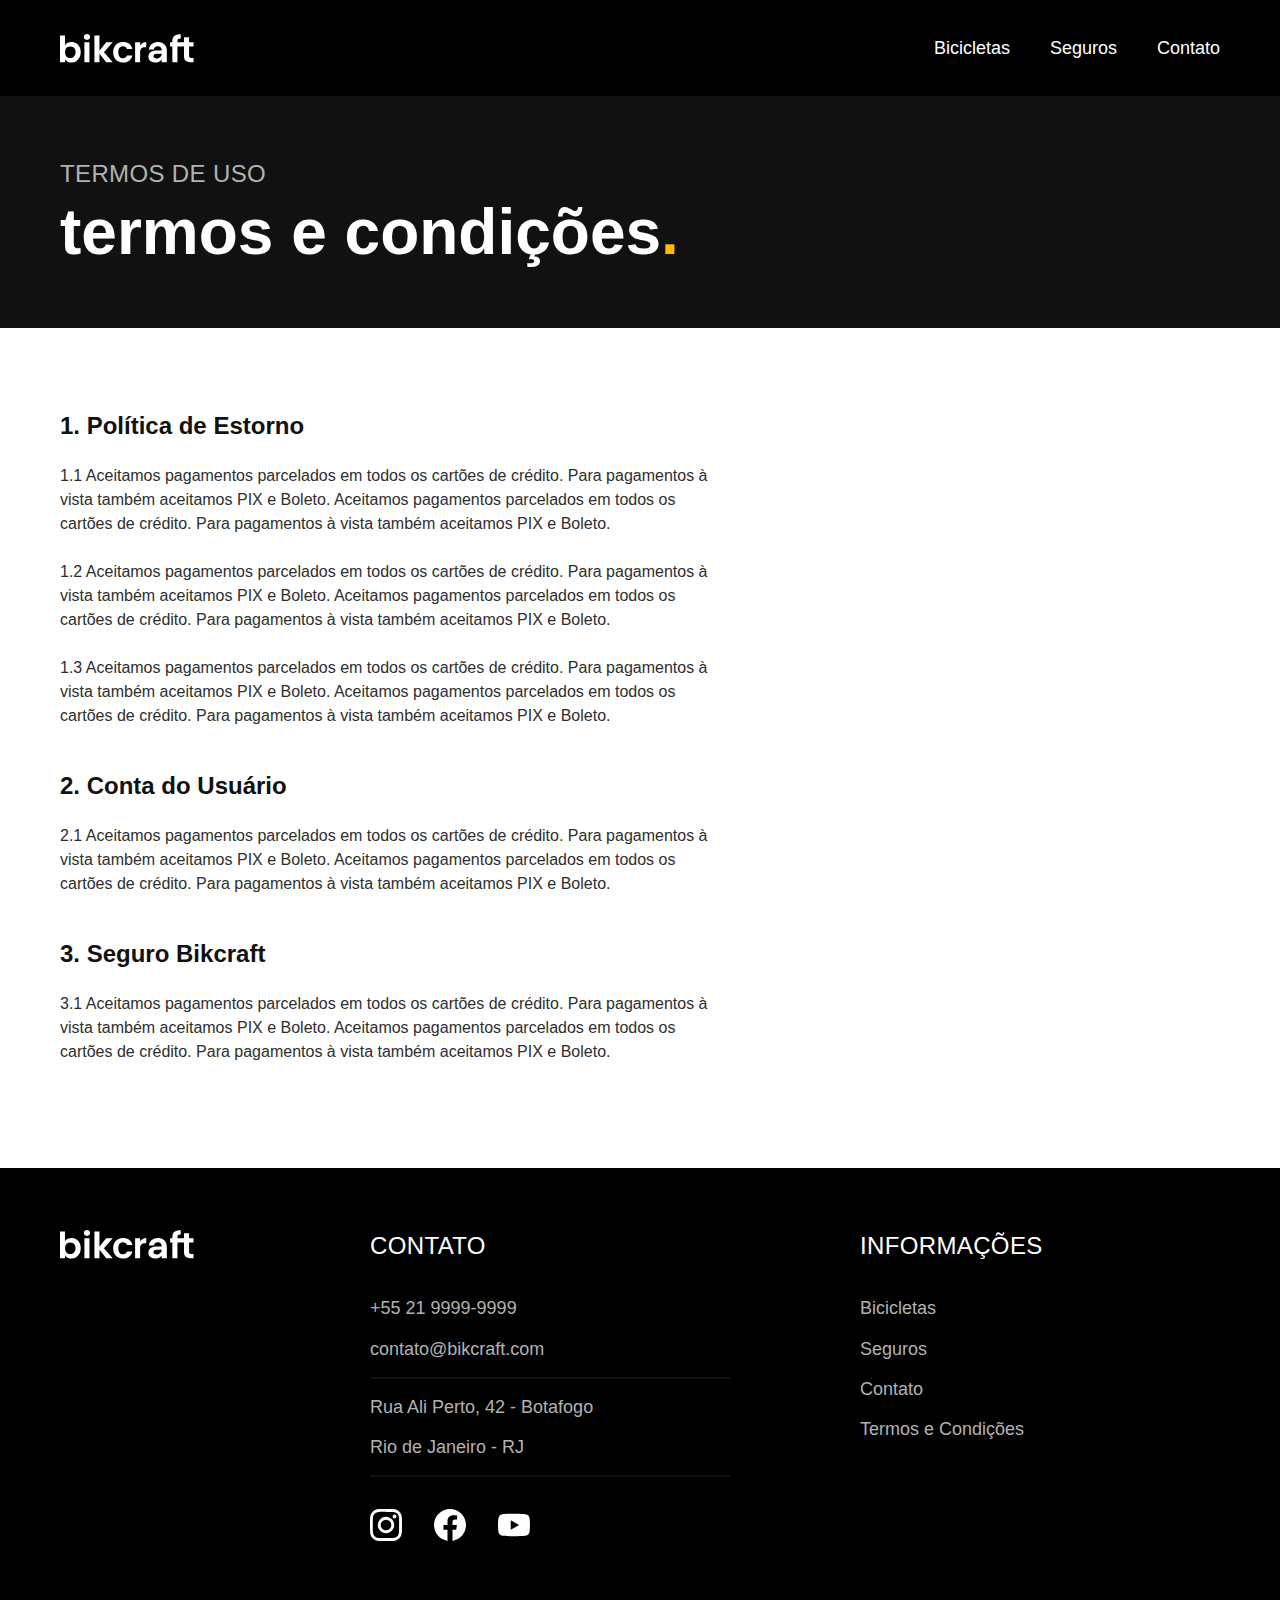
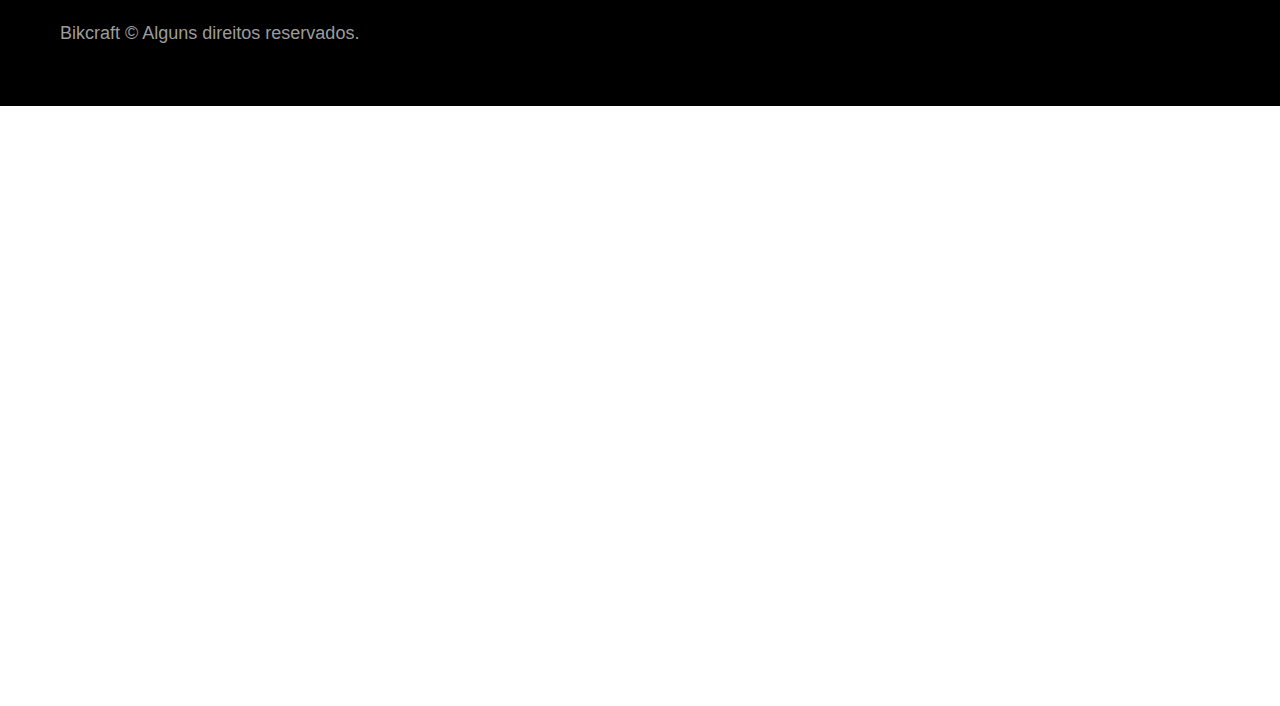
<file: termos.html>
<!DOCTYPE html>
<html lang="pt-br">

<head>
  <meta charset="UTF-8">
  <meta name="viewport" content="width=device-width, initial-scale=1.0">

  <title>Termos e Condições | Bikcraft</title>
  <meta name="description" content="Termos e condições.">

  <link rel="stylesheet" href="./css/styles.css">
</head>

<body>
  <header class="header-bg">
    <div class="header container">
      <a href="./">
        <img src="./img/bikcraft.svg" alt="Bikcraft">
      </a>

      <nav aria-label="primaria">
        <ul class="header-menu font-1-m cor-0">
          <li><a href="./bicicletas.html">Bicicletas</a></li>
          <li><a href="./seguros.html">Seguros</a></li>
          <li><a href="./contato.html">Contato</a></li>
        </ul>
      </nav>
    </div>
  </header>

  <main>
    <div class="titulo-bg">
      <div class="titulo container">
        <p class="font-2-l-b cor-5">Termos de uso</p>
        <h1 class="font-1-xxl cor-0">termos e condições<span class="cor-p1">.</span></h1>
      </div>
    </div>

    <div class="termos font-2-s cor-10 container">
      <h2 class="font-1-l cor-11">1. Política de Estorno</h2>
      <p>1.1 Aceitamos pagamentos parcelados em todos os cartões de crédito. Para pagamentos à vista também aceitamos PIX e Boleto. Aceitamos pagamentos parcelados em todos os cartões de crédito. Para pagamentos à vista também aceitamos PIX e Boleto.</p>
      <p>1.2 Aceitamos pagamentos parcelados em todos os cartões de crédito. Para pagamentos à vista também aceitamos PIX e Boleto. Aceitamos pagamentos parcelados em todos os cartões de crédito. Para pagamentos à vista também aceitamos PIX e Boleto.</p>
      <p>1.3 Aceitamos pagamentos parcelados em todos os cartões de crédito. Para pagamentos à vista também aceitamos PIX e Boleto. Aceitamos pagamentos parcelados em todos os cartões de crédito. Para pagamentos à vista também aceitamos PIX e Boleto.</p>
      <h2 class="font-1-l cor-11">2. Conta do Usuário</h2>
      <p>2.1 Aceitamos pagamentos parcelados em todos os cartões de crédito. Para pagamentos à vista também aceitamos PIX e Boleto. Aceitamos pagamentos parcelados em todos os cartões de crédito. Para pagamentos à vista também aceitamos PIX e Boleto.</p>
      <h2 class="font-1-l cor-11">3. Seguro Bikcraft</h2>
      <p>3.1 Aceitamos pagamentos parcelados em todos os cartões de crédito. Para pagamentos à vista também aceitamos PIX e Boleto. Aceitamos pagamentos parcelados em todos os cartões de crédito. Para pagamentos à vista também aceitamos PIX e Boleto.</p>
    </div>
  </main>

  <footer class="footer-bg">
    <div class="footer container">
      <img src="./img/bikcraft.svg" alt="Bikcraft">
      <div class="footer-contato">
        <h3 class="font-2-l-b cor-0">Contato</h3>
        <ul class="font-2-m cor-5">
          <li><a href="tel:+552199999999">+55 21 9999-9999</a></li>
          <li><a href="mailto:contato@bikcraft.com">contato@bikcraft.com</a></li>
          <li>Rua Ali Perto, 42 - Botafogo</li>
          <li>Rio de Janeiro - RJ</li>
        </ul>
        <div class="footer-redes">
          <a href="./">
            <img src="./img/redes/instagram.svg" alt="Instagram">
          </a>
          <a href="./">
            <img src="./img/redes/facebook.svg" alt="Facebook">
          </a>
          <a href="./">
            <img src="./img/redes/youtube.svg" alt="Youtube">
          </a>
        </div>
      </div>
      <div class="footer-informacoes">
        <h3 class="font-2-l-b cor-0">Informações</h3>
        <nav>
          <ul class="font-1-m cor-5">
            <li><a href="./bicicletas.html">Bicicletas</a></li>
            <li><a href="./seguros.html">Seguros</a></li>
            <li><a href="./contato.html">Contato</a></li>
            <li><a href="./termos.html">Termos e Condições</a></li>
          </ul>
        </nav>
      </div>
      <p class="footer-copy font-2-m cor-6">Bikcraft © Alguns direitos reservados.</p>
    </div>
  </footer>
</body>

</html>
</file>
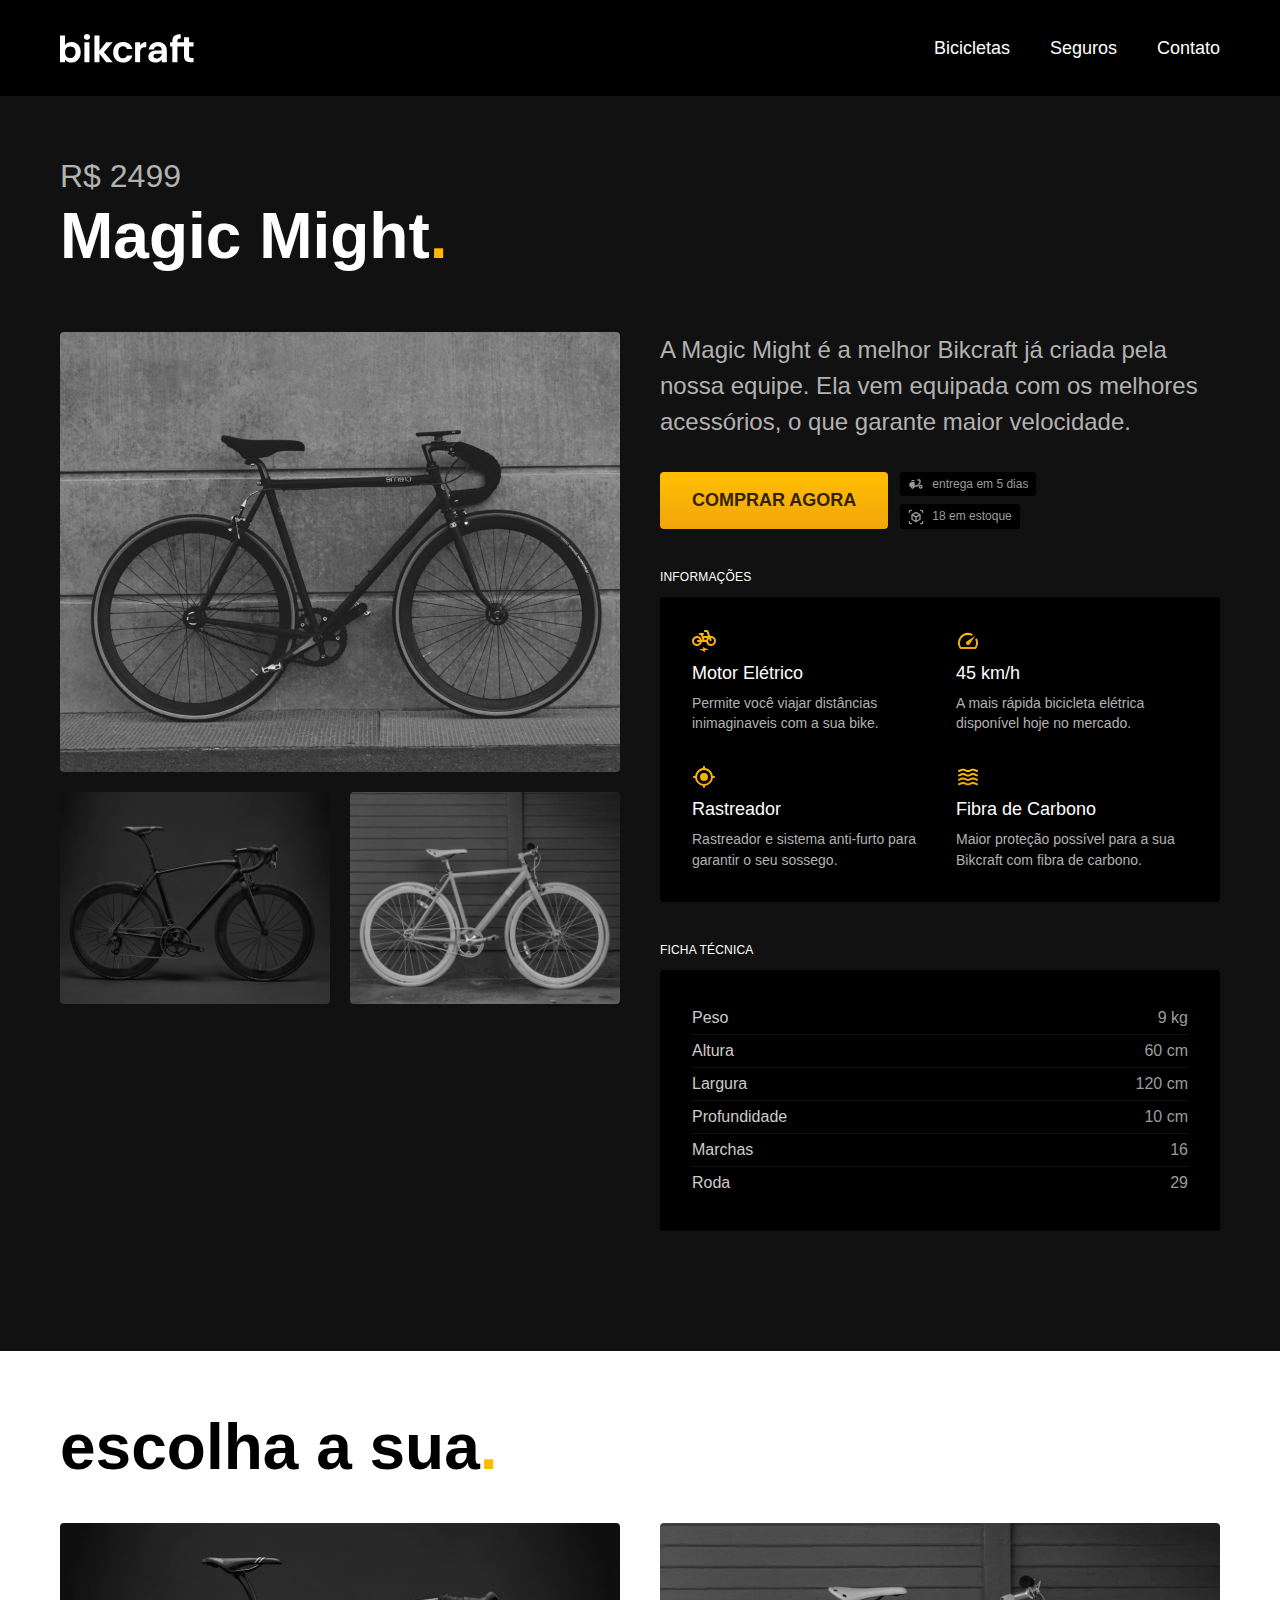
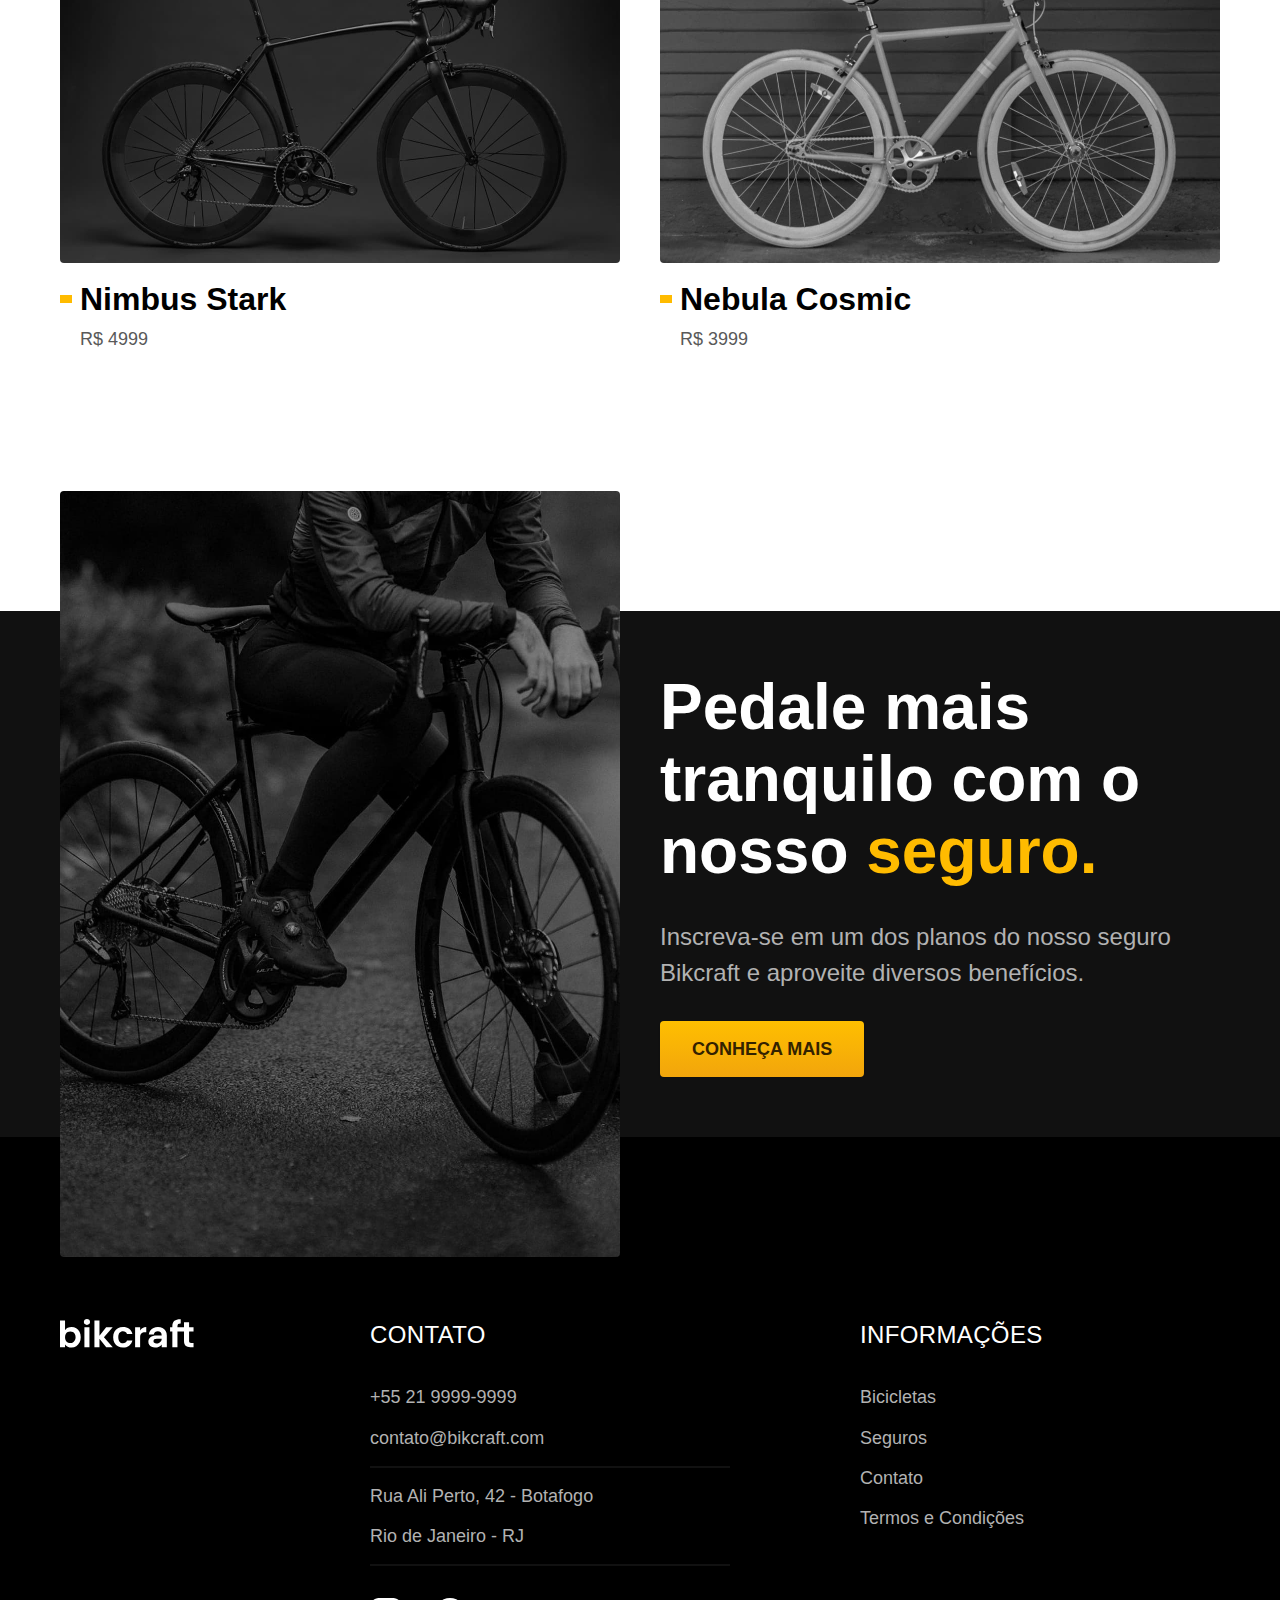
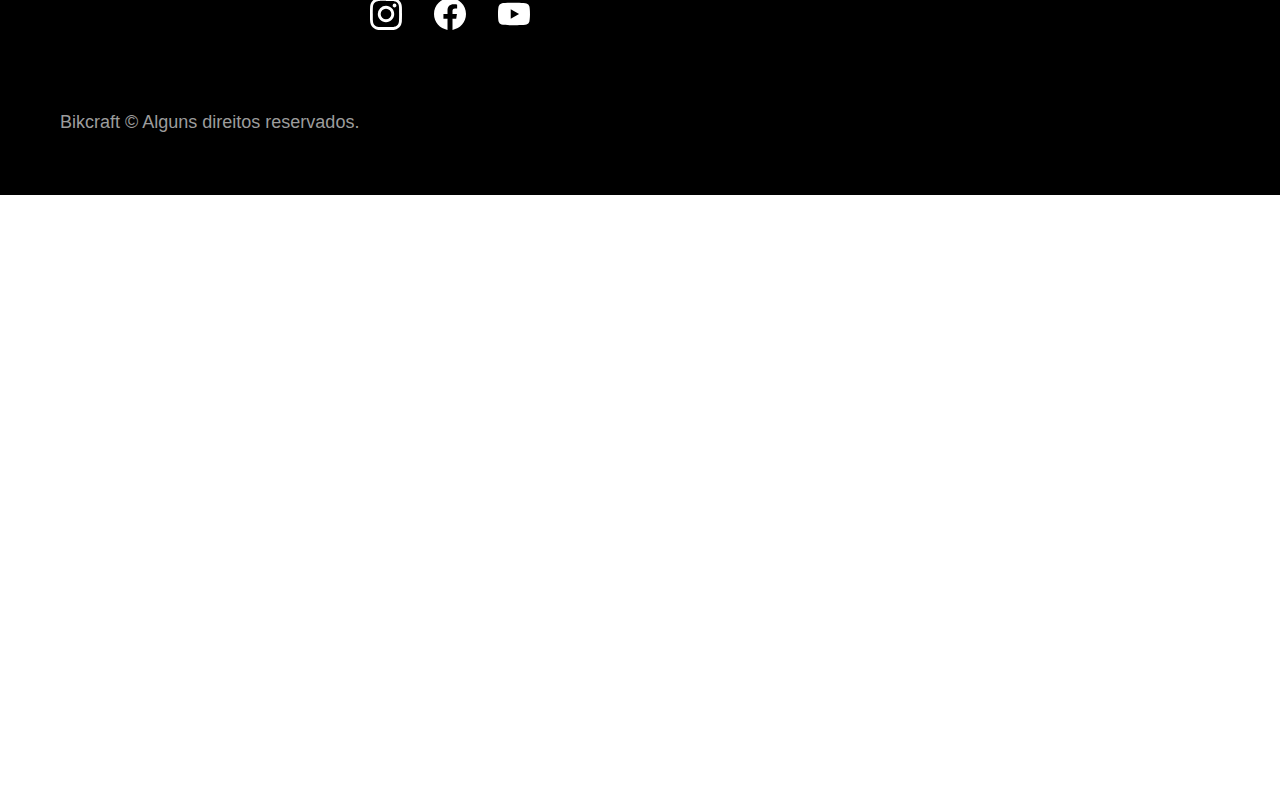
<file: bicicletas/magic.html>
<!DOCTYPE html>
<html lang="pt-br">

<head>
  <meta charset="UTF-8">
  <meta name="viewport" content="width=device-width, initial-scale=1.0">

  <title>Magic | Bikcraft</title>
  <meta name="description" content="Magic.">

  <link rel="stylesheet" href="../css/styles.css">
</head>

<body id="bicicleta">
  <header class="header-bg">
    <div class="header container">
      <a href="../">
        <img src="../img/bikcraft.svg" alt="Bikcraft">
      </a>

      <nav aria-label="primaria">
        <ul class="header-menu font-1-m cor-0">
          <li><a href="../bicicletas.html">Bicicletas</a></li>
          <li><a href="../seguros.html">Seguros</a></li>
          <li><a href="../contato.html">Contato</a></li>
        </ul>
      </nav>
    </div>
  </header>

  <main class="titulo-bg">
    <div>
      <div class="titulo container">
        <p class="font-2-xl cor-5">R$ 2499</p>
        <h1 class="font-1-xxl cor-0">Magic Might<span class="cor-p1">.</span></h1>
      </div>
    </div>
    <div class="bicicleta container">
      <div class="bicicleta-imagens">
        <img src="../img/bicicleta/nimbus2.jpg" alt="">
        <img src="../img/bicicleta/nimbus1.jpg" alt="">
        <img src="../img/bicicleta/nimbus3.jpg" alt="">
      </div>
      <div class="bicicleta-conteudo">
        <p class="font-2-l cor-5">A Magic Might é a melhor Bikcraft já criada pela nossa equipe. Ela vem equipada com os melhores acessórios, o que garante maior velocidade.</p>
        <div class="bicicleta-comprar">
          <a class="botao" href="../orcamento.html">Comprar Agora</a>
          <span class="font-1-xs cor-6"><img src="../img/icones/entrega.svg" alt=""> entrega em 5 dias</span>
          <span class="font-1-xs cor-6"><img src="../img/icones/estoque.svg" alt=""> 18 em estoque</span>
        </div>

        <h2 class="font-1-xs cor-0">Informações</h2>
        <ul class="bicicleta-informacoes">
          <li>
            <img src="../img/icones/eletrica.svg" alt="">
            <h3 class="font-1-m cor-0">Motor Elétrico</h3>
            <p class="font-2-xs cor-5">Permite você viajar distâncias inimaginaveis com a sua bike.</p>
          </li>
          <li>
            <img src="../img/icones/velocidade.svg" alt="">
            <h3 class="font-1-m cor-0">45 km/h</h3>
            <p class="font-2-xs cor-5">A mais rápida bicicleta elétrica disponível hoje no mercado.</p>
          </li>
          <li>
            <img src="../img/icones/rastreador.svg" alt="">
            <h3 class="font-1-m cor-0">Rastreador</h3>
            <p class="font-2-xs cor-5">Rastreador e sistema anti-furto para garantir o seu sossego.</p>
          </li>
          <li>
            <img src="../img/icones/carbono.svg" alt="">
            <h3 class="font-1-m cor-0">Fibra de Carbono</h3>
            <p class="font-2-xs cor-5">Maior proteção possível para a sua Bikcraft com fibra de carbono.</p>
          </li>
        </ul>
        <h2 class="font-1-xs cor-0">Ficha Técnica</h2>
        <ul class="bicicleta-ficha font-2-s cor-4">
          <li>Peso <span>9 kg</span></li>
          <li>Altura <span>60 cm</span></li>
          <li>Largura <span>120 cm</span></li>
          <li>Profundidade <span>10 cm</span></li>
          <li>Marchas <span>16</span></li>
          <li>Roda <span>29</span></li>
        </ul>
      </div>
    </div>
  </main>

  <article class="bicicletas-lista container">
    <h2 class="font-1-xxl">escolha a sua<span class="cor-p1">.</span></h2>

    <ul>
      <li>
        <a href="./nimbus.html">
          <img src="../img/bicicletas/nimbus.jpg" alt="Bicicleta preta">
          <h3 class="font-1-xl">Nimbus Stark</h3>
          <span class="font-2-m cor-8">R$ 4999</span>
        </a>
      </li>
      <li>
        <a href="./nebula.html">
          <img src="../img/bicicletas/nebula.jpg" alt="Bicicleta preta">
          <h3 class="font-1-xl">Nebula Cosmic</h3>
          <span class="font-2-m cor-8">R$ 3999</span>
        </a>
      </li>
    </ul>
  </article>

  <article class="seguro-bg">
    <div class="seguro container">
      <div class="seguro-imagem">
        <img src="../img/fotos/seguros.jpg" alt="Pessoa parada em cima de uma bicicleta.">
      </div>
      <div class="seguro-conteudo">
        <h2 class="font-1-xxl cor-0">Pedale mais tranquilo com o nosso <span class="cor-p1">seguro.</span></h2>
        <p class="font-2-l cor-5">Inscreva-se em um dos planos do nosso seguro Bikcraft e aproveite diversos benefícios.</p>
        <a class="botao" href="../seguros.html">Conheça Mais</a>
      </div>
    </div>
  </article>

  <footer class="footer-bg">
    <div class="footer container">
      <img src="../img/bikcraft.svg" alt="Bikcraft">
      <div class="footer-contato">
        <h3 class="font-2-l-b cor-0">Contato</h3>
        <ul class="font-2-m cor-5">
          <li><a href="tel:+552199999999">+55 21 9999-9999</a></li>
          <li><a href="mailto:contato@bikcraft.com">contato@bikcraft.com</a></li>
          <li>Rua Ali Perto, 42 - Botafogo</li>
          <li>Rio de Janeiro - RJ</li>
        </ul>
        <div class="footer-redes">
          <a href="../">
            <img src="../img/redes/instagram.svg" alt="Instagram">
          </a>
          <a href="../">
            <img src="../img/redes/facebook.svg" alt="Facebook">
          </a>
          <a href="../">
            <img src="../img/redes/youtube.svg" alt="Youtube">
          </a>
        </div>
      </div>
      <div class="footer-informacoes">
        <h3 class="font-2-l-b cor-0">Informações</h3>
        <nav>
          <ul class="font-1-m cor-5">
            <li><a href="../bicicletas.html">Bicicletas</a></li>
            <li><a href="../seguros.html">Seguros</a></li>
            <li><a href="../contato.html">Contato</a></li>
            <li><a href="../termos.html">Termos e Condições</a></li>
          </ul>
        </nav>
      </div>
      <p class="footer-copy font-2-m cor-6">Bikcraft © Alguns direitos reservados.</p>
    </div>
  </footer>
</body>

</html>
</file>
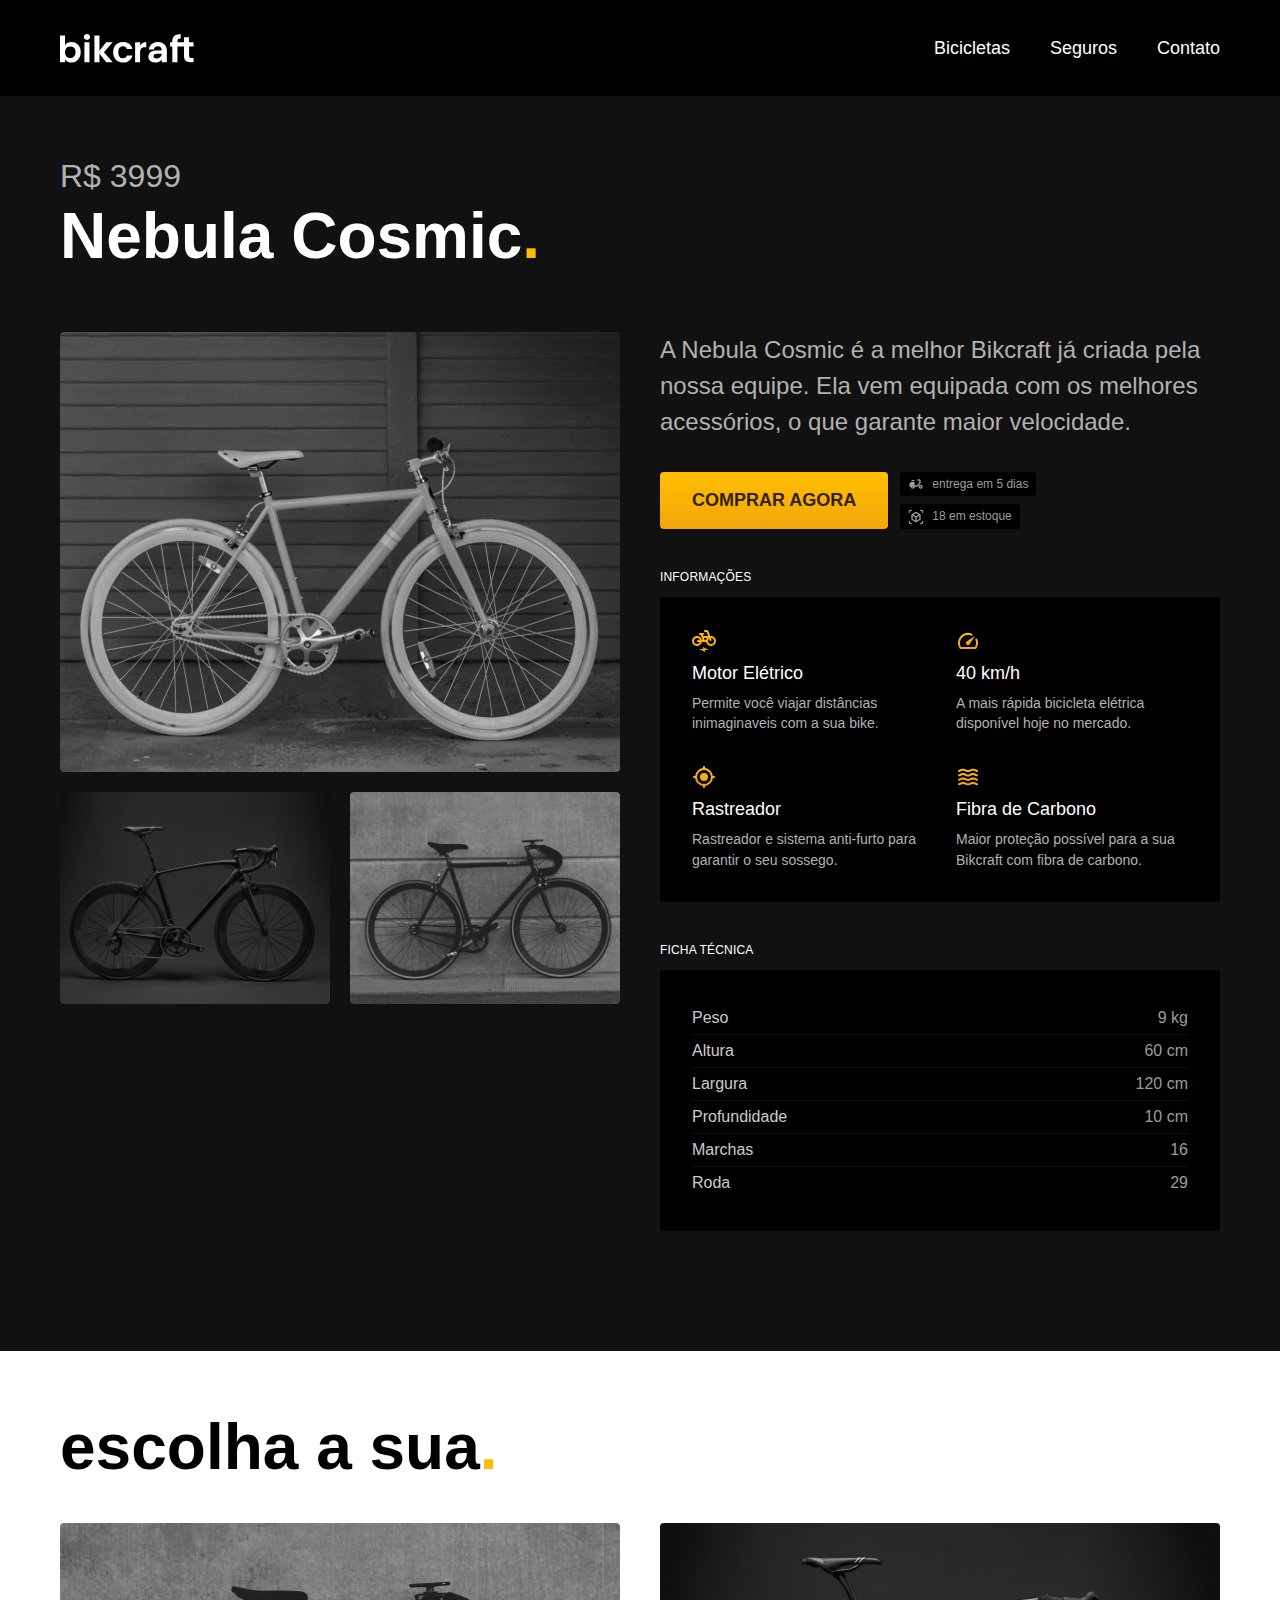
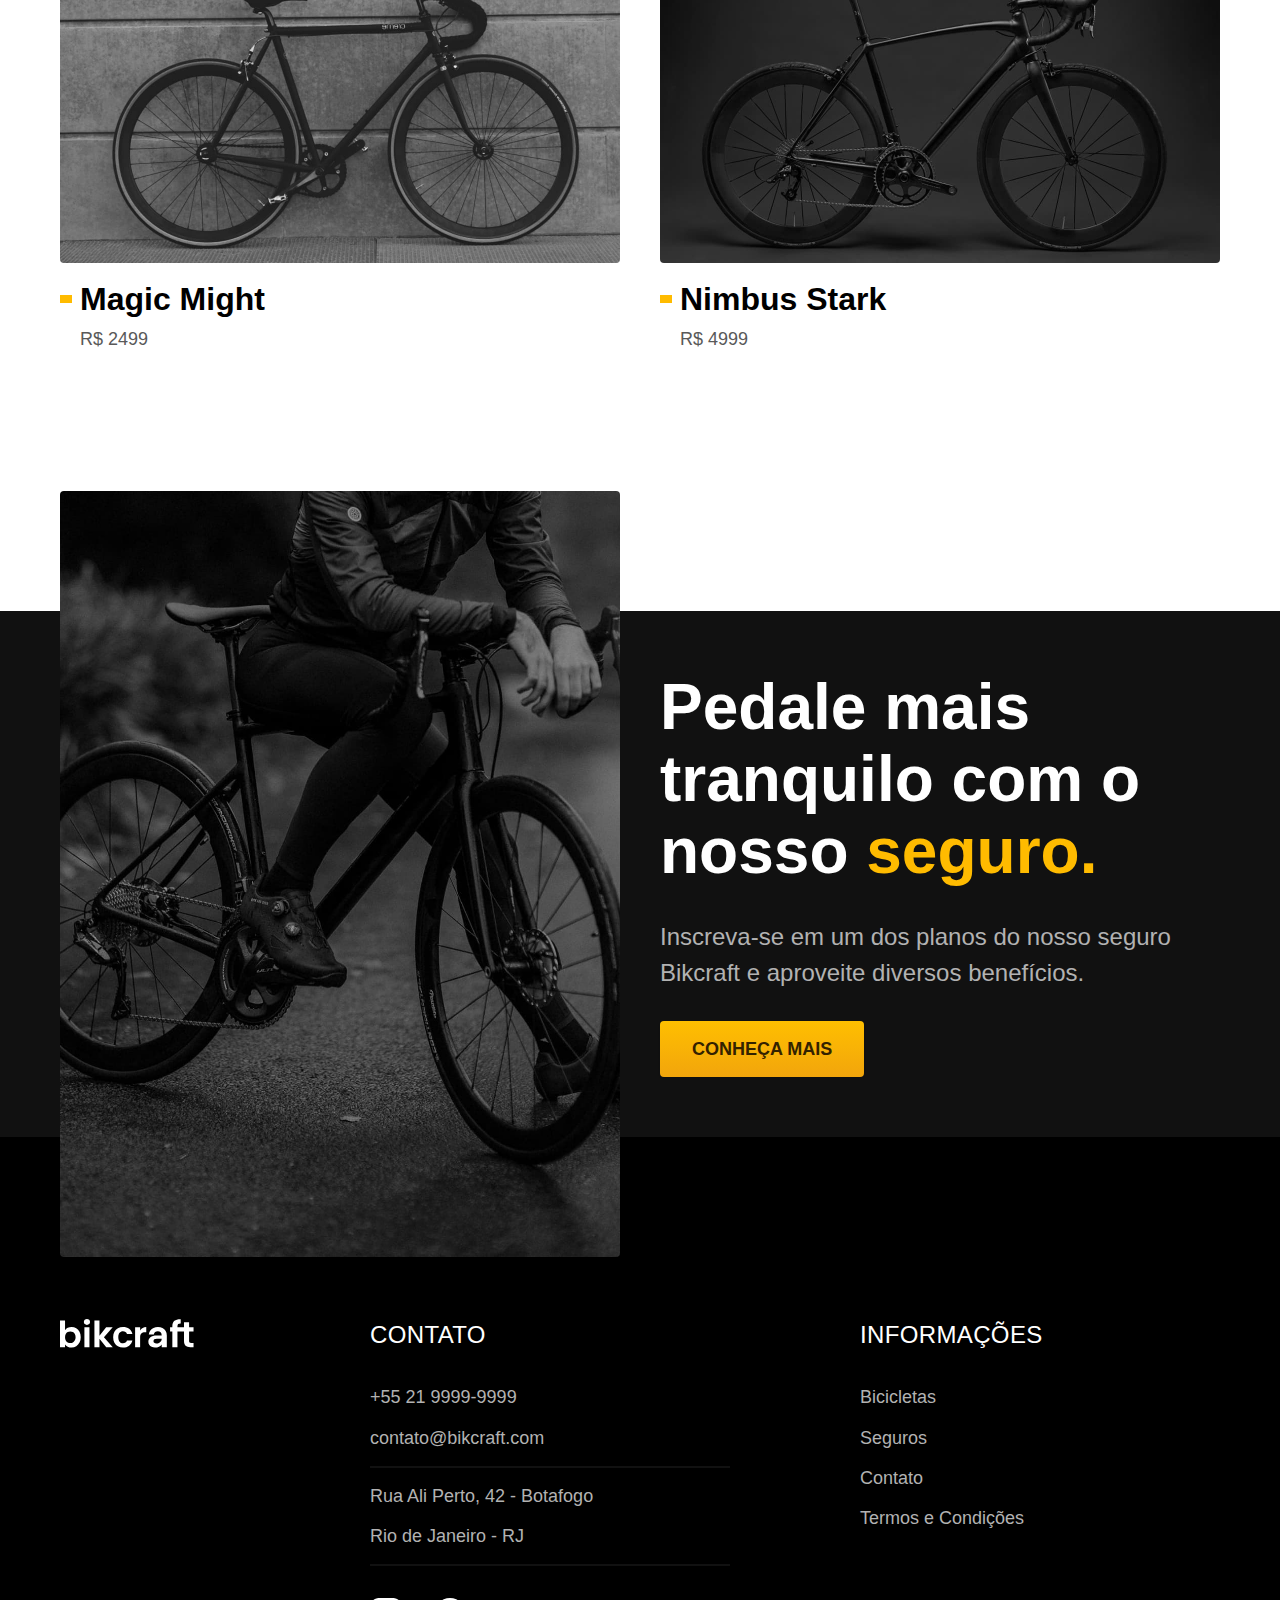
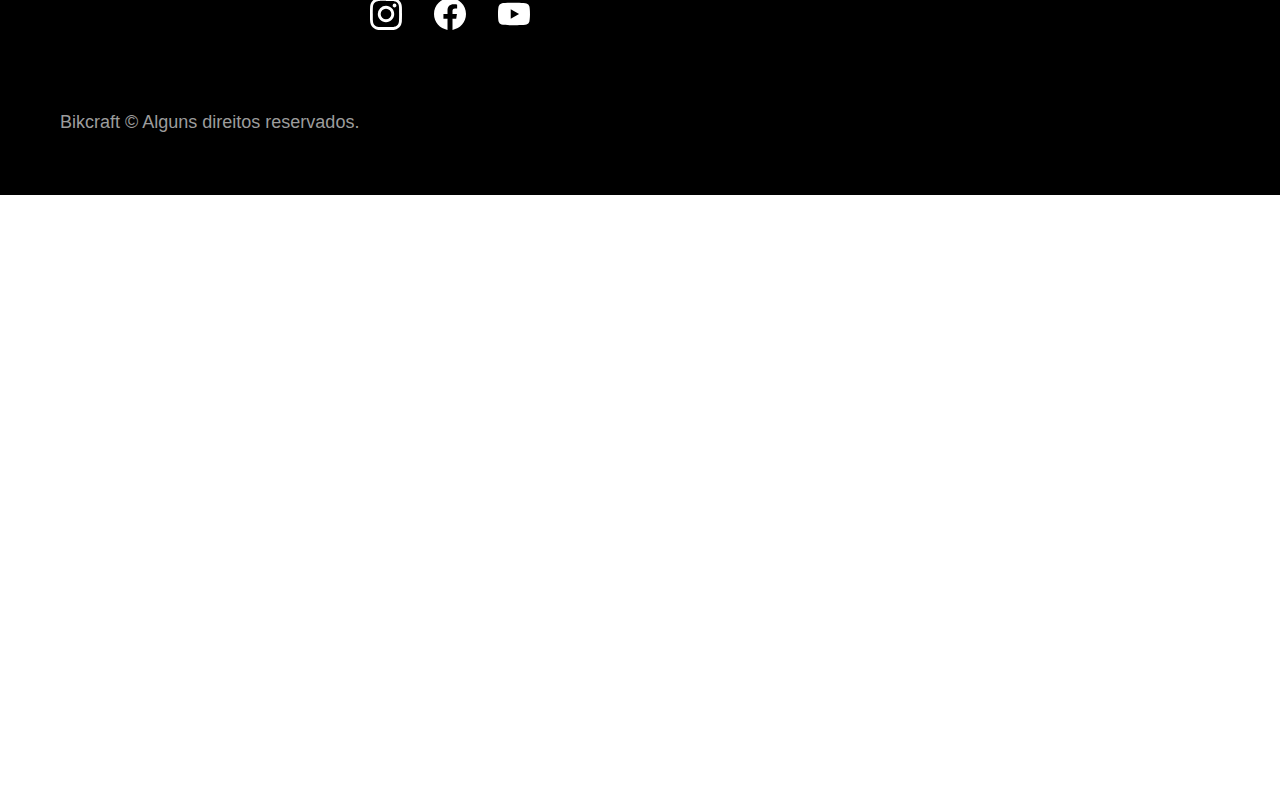
<file: bicicletas/nebula.html>
<!DOCTYPE html>
<html lang="pt-br">

<head>
  <meta charset="UTF-8">
  <meta name="viewport" content="width=device-width, initial-scale=1.0">

  <title>Nebula | Bikcraft</title>
  <meta name="description" content="Nebula.">

  <link rel="stylesheet" href="../css/styles.css">
</head>

<body id="bicicleta">
  <header class="header-bg">
    <div class="header container">
      <a href="../">
        <img src="../img/bikcraft.svg" alt="Bikcraft">
      </a>

      <nav aria-label="primaria">
        <ul class="header-menu font-1-m cor-0">
          <li><a href="../bicicletas.html">Bicicletas</a></li>
          <li><a href="../seguros.html">Seguros</a></li>
          <li><a href="../contato.html">Contato</a></li>
        </ul>
      </nav>
    </div>
  </header>

  <main class="titulo-bg">
    <div>
      <div class="titulo container">
        <p class="font-2-xl cor-5">R$ 3999</p>
        <h1 class="font-1-xxl cor-0">Nebula Cosmic<span class="cor-p1">.</span></h1>
      </div>
    </div>
    <div class="bicicleta container">
      <div class="bicicleta-imagens">
        <img src="../img/bicicleta/nimbus3.jpg" alt="">
        <img src="../img/bicicleta/nimbus1.jpg" alt="">
        <img src="../img/bicicleta/nimbus2.jpg" alt="">
      </div>
      <div class="bicicleta-conteudo">
        <p class="font-2-l cor-5">A Nebula Cosmic é a melhor Bikcraft já criada pela nossa equipe. Ela vem equipada com os melhores acessórios, o que garante maior velocidade.</p>
        <div class="bicicleta-comprar">
          <a class="botao" href="../orcamento.html">Comprar Agora</a>
          <span class="font-1-xs cor-6"><img src="../img/icones/entrega.svg" alt=""> entrega em 5 dias</span>
          <span class="font-1-xs cor-6"><img src="../img/icones/estoque.svg" alt=""> 18 em estoque</span>
        </div>

        <h2 class="font-1-xs cor-0">Informações</h2>
        <ul class="bicicleta-informacoes">
          <li>
            <img src="../img/icones/eletrica.svg" alt="">
            <h3 class="font-1-m cor-0">Motor Elétrico</h3>
            <p class="font-2-xs cor-5">Permite você viajar distâncias inimaginaveis com a sua bike.</p>
          </li>
          <li>
            <img src="../img/icones/velocidade.svg" alt="">
            <h3 class="font-1-m cor-0">40 km/h</h3>
            <p class="font-2-xs cor-5">A mais rápida bicicleta elétrica disponível hoje no mercado.</p>
          </li>
          <li>
            <img src="../img/icones/rastreador.svg" alt="">
            <h3 class="font-1-m cor-0">Rastreador</h3>
            <p class="font-2-xs cor-5">Rastreador e sistema anti-furto para garantir o seu sossego.</p>
          </li>
          <li>
            <img src="../img/icones/carbono.svg" alt="">
            <h3 class="font-1-m cor-0">Fibra de Carbono</h3>
            <p class="font-2-xs cor-5">Maior proteção possível para a sua Bikcraft com fibra de carbono.</p>
          </li>
        </ul>
        <h2 class="font-1-xs cor-0">Ficha Técnica</h2>
        <ul class="bicicleta-ficha font-2-s cor-4">
          <li>Peso <span>9 kg</span></li>
          <li>Altura <span>60 cm</span></li>
          <li>Largura <span>120 cm</span></li>
          <li>Profundidade <span>10 cm</span></li>
          <li>Marchas <span>16</span></li>
          <li>Roda <span>29</span></li>
        </ul>
      </div>
    </div>
  </main>

  <article class="bicicletas-lista container">
    <h2 class="font-1-xxl">escolha a sua<span class="cor-p1">.</span></h2>

    <ul>
      <li>
        <a href="./magic.html">
          <img src="../img/bicicletas/magic.jpg" alt="Bicicleta preta">
          <h3 class="font-1-xl">Magic Might</h3>
          <span class="font-2-m cor-8">R$ 2499</span>
        </a>
      </li>
      <li>
        <a href="./nimbus.html">
          <img src="../img/bicicletas/nimbus.jpg" alt="Bicicleta preta">
          <h3 class="font-1-xl">Nimbus Stark</h3>
          <span class="font-2-m cor-8">R$ 4999</span>
        </a>
      </li>
    </ul>
  </article>

  <article class="seguro-bg">
    <div class="seguro container">
      <div class="seguro-imagem">
        <img src="../img/fotos/seguros.jpg" alt="Pessoa parada em cima de uma bicicleta.">
      </div>
      <div class="seguro-conteudo">
        <h2 class="font-1-xxl cor-0">Pedale mais tranquilo com o nosso <span class="cor-p1">seguro.</span></h2>
        <p class="font-2-l cor-5">Inscreva-se em um dos planos do nosso seguro Bikcraft e aproveite diversos benefícios.</p>
        <a class="botao" href="../seguros.html">Conheça Mais</a>
      </div>
    </div>
  </article>

  <footer class="footer-bg">
    <div class="footer container">
      <img src="../img/bikcraft.svg" alt="Bikcraft">
      <div class="footer-contato">
        <h3 class="font-2-l-b cor-0">Contato</h3>
        <ul class="font-2-m cor-5">
          <li><a href="tel:+552199999999">+55 21 9999-9999</a></li>
          <li><a href="mailto:contato@bikcraft.com">contato@bikcraft.com</a></li>
          <li>Rua Ali Perto, 42 - Botafogo</li>
          <li>Rio de Janeiro - RJ</li>
        </ul>
        <div class="footer-redes">
          <a href="../">
            <img src="../img/redes/instagram.svg" alt="Instagram">
          </a>
          <a href="../">
            <img src="../img/redes/facebook.svg" alt="Facebook">
          </a>
          <a href="../">
            <img src="../img/redes/youtube.svg" alt="Youtube">
          </a>
        </div>
      </div>
      <div class="footer-informacoes">
        <h3 class="font-2-l-b cor-0">Informações</h3>
        <nav>
          <ul class="font-1-m cor-5">
            <li><a href="../bicicletas.html">Bicicletas</a></li>
            <li><a href="../seguros.html">Seguros</a></li>
            <li><a href="../contato.html">Contato</a></li>
            <li><a href="../termos.html">Termos e Condições</a></li>
          </ul>
        </nav>
      </div>
      <p class="footer-copy font-2-m cor-6">Bikcraft © Alguns direitos reservados.</p>
    </div>
  </footer>
</body>

</html>
</file>
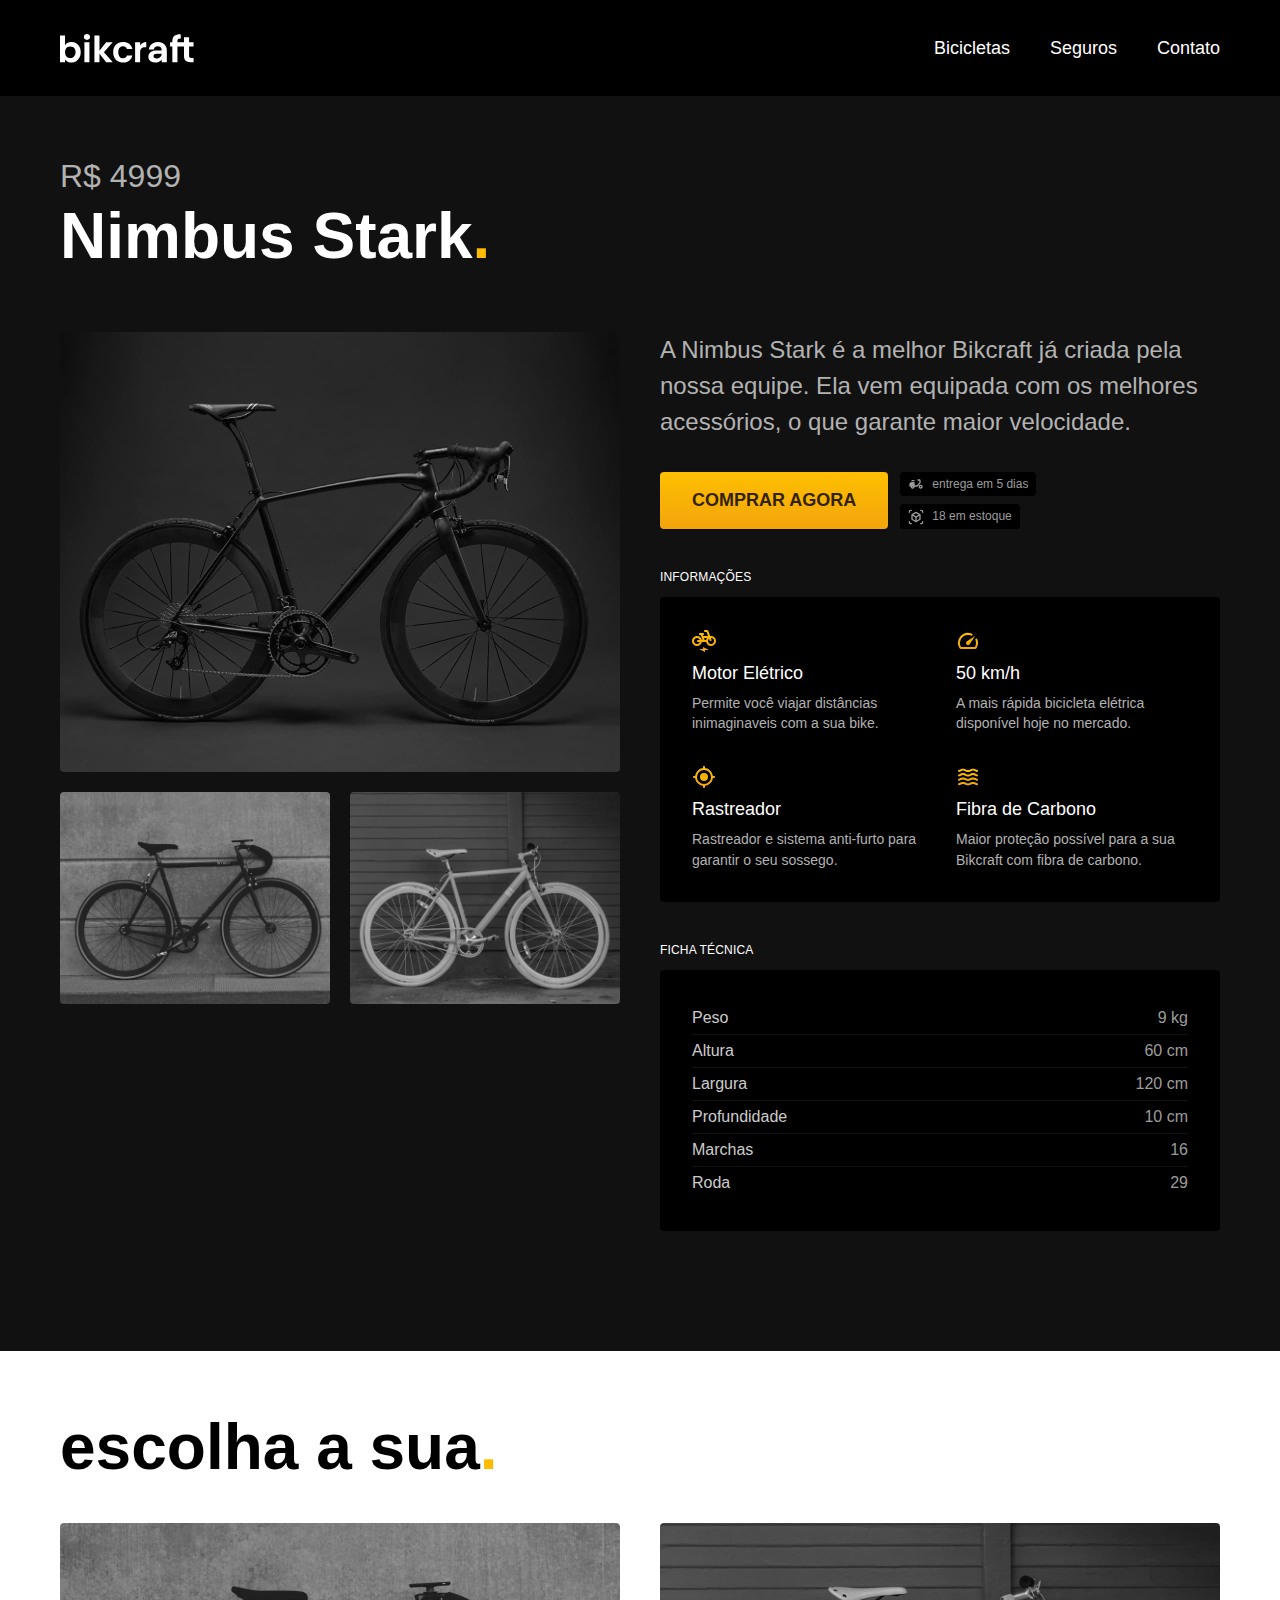
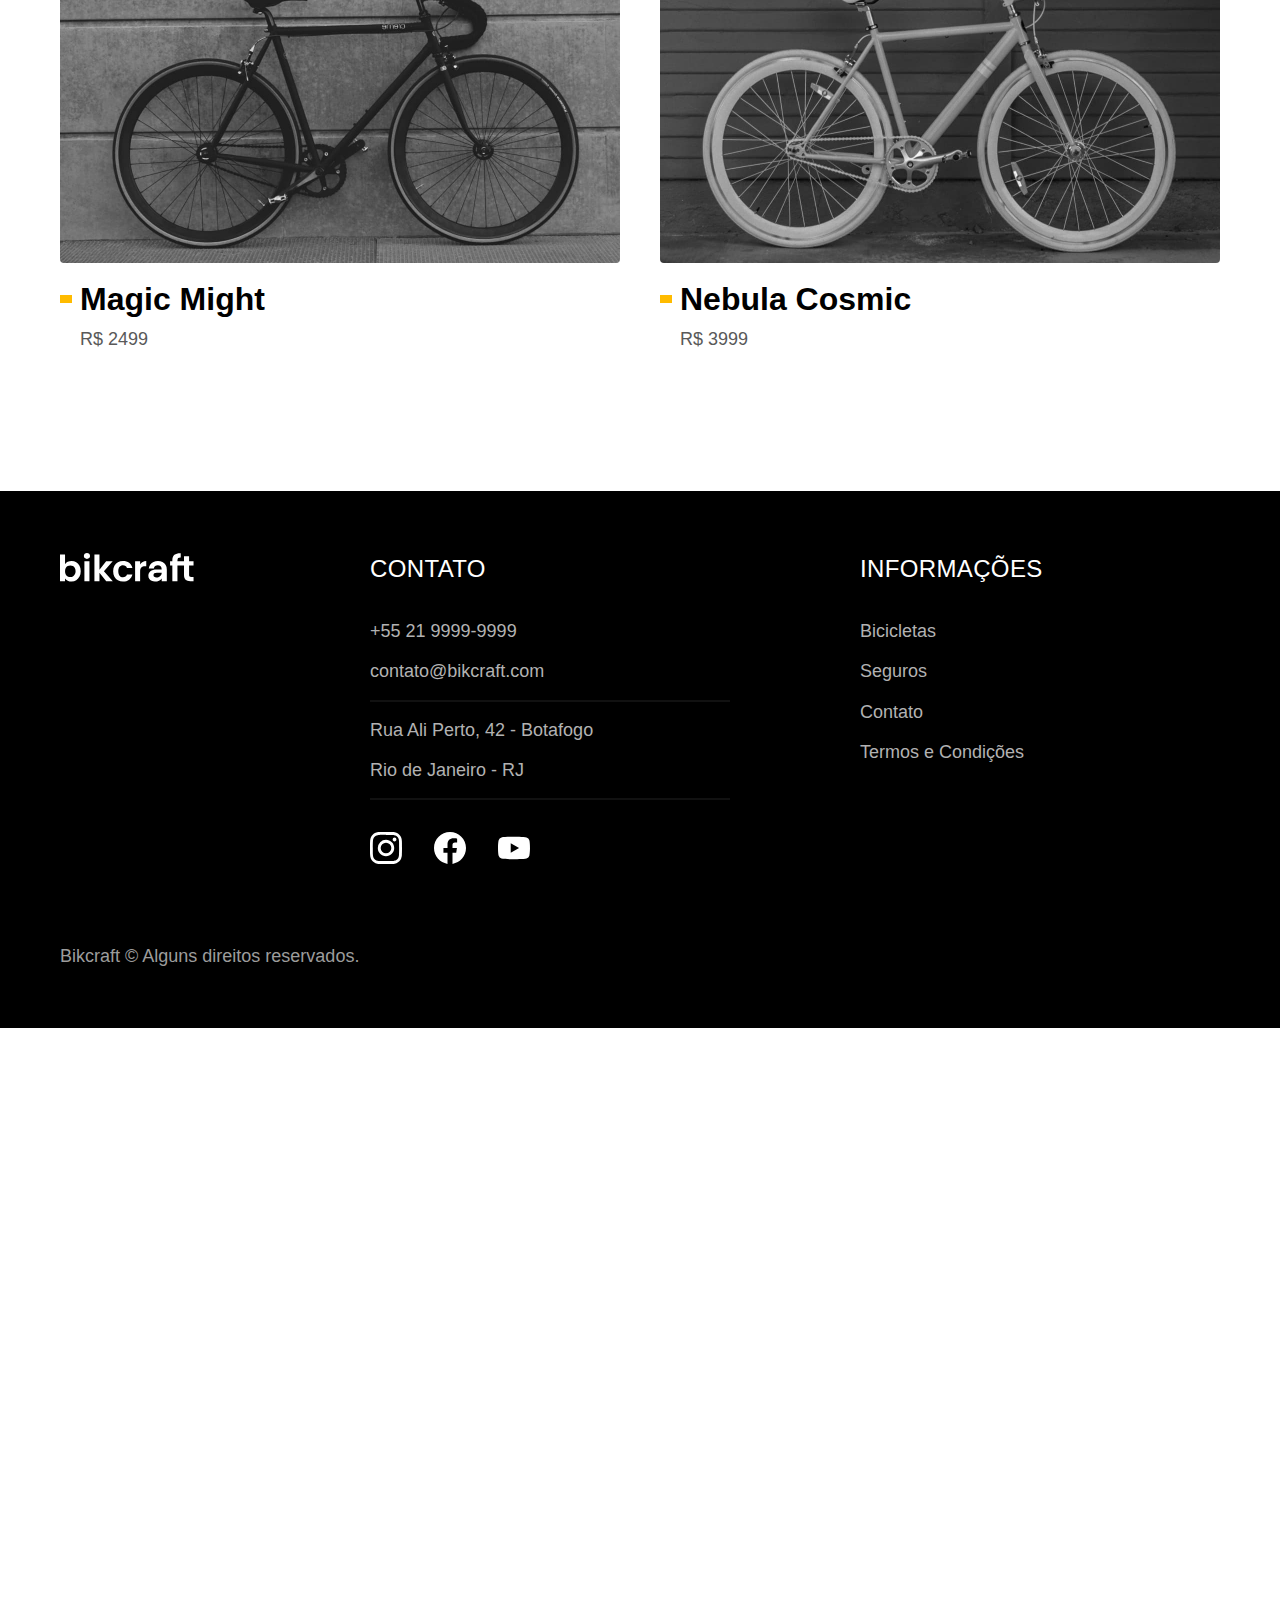
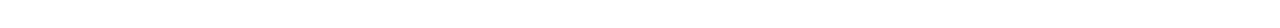
<file: bicicletas/nimbus.html>
<!DOCTYPE html>
<html lang="pt-br">

<head>
  <meta charset="UTF-8">
  <meta name="viewport" content="width=device-width, initial-scale=1.0">

  <title>Termos e Condições | Bikcraft</title>
  <meta name="description" content="Termos e condições.">

  <link rel="stylesheet" href="../css/styles.css">
</head>

<body id="bicicleta">
  <header class="header-bg">
    <div class="header container">
      <a href="../">
        <img src="../img/bikcraft.svg" alt="Bikcraft">
      </a>

      <nav aria-label="primaria">
        <ul class="header-menu font-1-m cor-0">
          <li><a href="../bicicletas.html">Bicicletas</a></li>
          <li><a href="../seguros.html">Seguros</a></li>
          <li><a href="../contato.html">Contato</a></li>
        </ul>
      </nav>
    </div>
  </header>

  <main class="titulo-bg">
    <div>
      <div class="titulo container">
        <p class="font-2-xl cor-5">R$ 4999</p>
        <h1 class="font-1-xxl cor-0">Nimbus Stark<span class="cor-p1">.</span></h1>
      </div>
    </div>
    <div class="bicicleta container">
      <div class="bicicleta-imagens">
        <img src="../img/bicicleta/nimbus1.jpg" alt="">
        <img src="../img/bicicleta/nimbus2.jpg" alt="">
        <img src="../img/bicicleta/nimbus3.jpg" alt="">
      </div>
      <div class="bicicleta-conteudo">
        <p class="font-2-l cor-5">A Nimbus Stark é a melhor Bikcraft já criada pela nossa equipe. Ela vem equipada com os melhores acessórios, o que garante maior velocidade.</p>
        <div class="bicicleta-comprar">
          <a class="botao" href="../orcamento.html">Comprar Agora</a>
          <span class="font-1-xs cor-6"><img src="../img/icones/entrega.svg" alt=""> entrega em 5 dias</span>
          <span class="font-1-xs cor-6"><img src="../img/icones/estoque.svg" alt=""> 18 em estoque</span>
        </div>

        <h2 class="font-1-xs cor-0">Informações</h2>
        <ul class="bicicleta-informacoes">
          <li>
            <img src="../img/icones/eletrica.svg" alt="">
            <h3 class="font-1-m cor-0">Motor Elétrico</h3>
            <p class="font-2-xs cor-5">Permite você viajar distâncias inimaginaveis com a sua bike.</p>
          </li>
          <li>
            <img src="../img/icones/velocidade.svg" alt="">
            <h3 class="font-1-m cor-0">50 km/h</h3>
            <p class="font-2-xs cor-5">A mais rápida bicicleta elétrica disponível hoje no mercado.</p>
          </li>
          <li>
            <img src="../img/icones/rastreador.svg" alt="">
            <h3 class="font-1-m cor-0">Rastreador</h3>
            <p class="font-2-xs cor-5">Rastreador e sistema anti-furto para garantir o seu sossego.</p>
          </li>
          <li>
            <img src="../img/icones/carbono.svg" alt="">
            <h3 class="font-1-m cor-0">Fibra de Carbono</h3>
            <p class="font-2-xs cor-5">Maior proteção possível para a sua Bikcraft com fibra de carbono.</p>
          </li>
        </ul>
        <h2 class="font-1-xs cor-0">Ficha Técnica</h2>
        <ul class="bicicleta-ficha font-2-s cor-4">
          <li>Peso <span>9 kg</span></li>
          <li>Altura <span>60 cm</span></li>
          <li>Largura <span>120 cm</span></li>
          <li>Profundidade <span>10 cm</span></li>
          <li>Marchas <span>16</span></li>
          <li>Roda <span>29</span></li>
        </ul>
      </div>
    </div>
  </main>

  <article class="bicicletas-lista container">
    <h2 class="font-1-xxl">escolha a sua<span class="cor-p1">.</span></h2>

    <ul>
      <li>
        <a href="./magic.html">
          <img src="../img/bicicletas/magic.jpg" alt="Bicicleta preta">
          <h3 class="font-1-xl">Magic Might</h3>
          <span class="font-2-m cor-8">R$ 2499</span>
        </a>
      </li>
      <li>
        <a href="./nebula.html">
          <img src="../img/bicicletas/nebula.jpg" alt="Bicicleta preta">
          <h3 class="font-1-xl">Nebula Cosmic</h3>
          <span class="font-2-m cor-8">R$ 3999</span>
        </a>
      </li>
    </ul>
  </article>

  
  <footer class="footer-bg">
    <div class="footer container">
      <img src="../img/bikcraft.svg" alt="Bikcraft">
      <div class="footer-contato">
        <h3 class="font-2-l-b cor-0">Contato</h3>
        <ul class="font-2-m cor-5">
          <li><a href="tel:+552199999999">+55 21 9999-9999</a></li>
          <li><a href="mailto:contato@bikcraft.com">contato@bikcraft.com</a></li>
          <li>Rua Ali Perto, 42 - Botafogo</li>
          <li>Rio de Janeiro - RJ</li>
        </ul>
        <div class="footer-redes">
          <a href="../">
            <img src="../img/redes/instagram.svg" alt="Instagram">
          </a>
          <a href="../">
            <img src="../img/redes/facebook.svg" alt="Facebook">
          </a>
          <a href="../">
            <img src="../img/redes/youtube.svg" alt="Youtube">
          </a>
        </div>
      </div>
      <div class="footer-informacoes">
        <h3 class="font-2-l-b cor-0">Informações</h3>
        <nav>
          <ul class="font-1-m cor-5">
            <li><a href="../bicicletas.html">Bicicletas</a></li>
            <li><a href="../seguros.html">Seguros</a></li>
            <li><a href="../contato.html">Contato</a></li>
            <li><a href="../termos.html">Termos e Condições</a></li>
          </ul>
        </nav>
      </div>
      <p class="footer-copy font-2-m cor-6">Bikcraft © Alguns direitos reservados.</p>
    </div>
  </footer>
</body>

</html>
</file>
<file: css/styles.css>
@import "./global/global.css";
@import "./utilidades/tipografia.css";
@import "./utilidades/cores.css";

@import "./global/header.css";
@import "./global/footer.css";

/* Utilidades */
@import "./utilidades/componentes.css";
@import "./utilidades/formulario.css";

/* Home */
@import "./home/introducao.css";
@import "./home/tecnologia.css";
@import "./home/parceiros.css";
@import "./home/depoimento.css";

/* Bicicletas */
@import "./bicicletas/bicicletas-lista.css";
@import "./bicicletas/bicicletas.css";

/* Bicicleta */
@import "./bicicleta/bicicleta.css";
@import "./bicicleta/seguro.css";

/* Seguros */
@import "./seguros/seguros.css";
@import "./seguros/vantagens.css";
@import "./seguros/perguntas.css";

/* Contato */
@import "./contato/contato.css";
@import "./contato/lojas.css";

/* Termos */
@import "./termos/termos.css";
</file>
